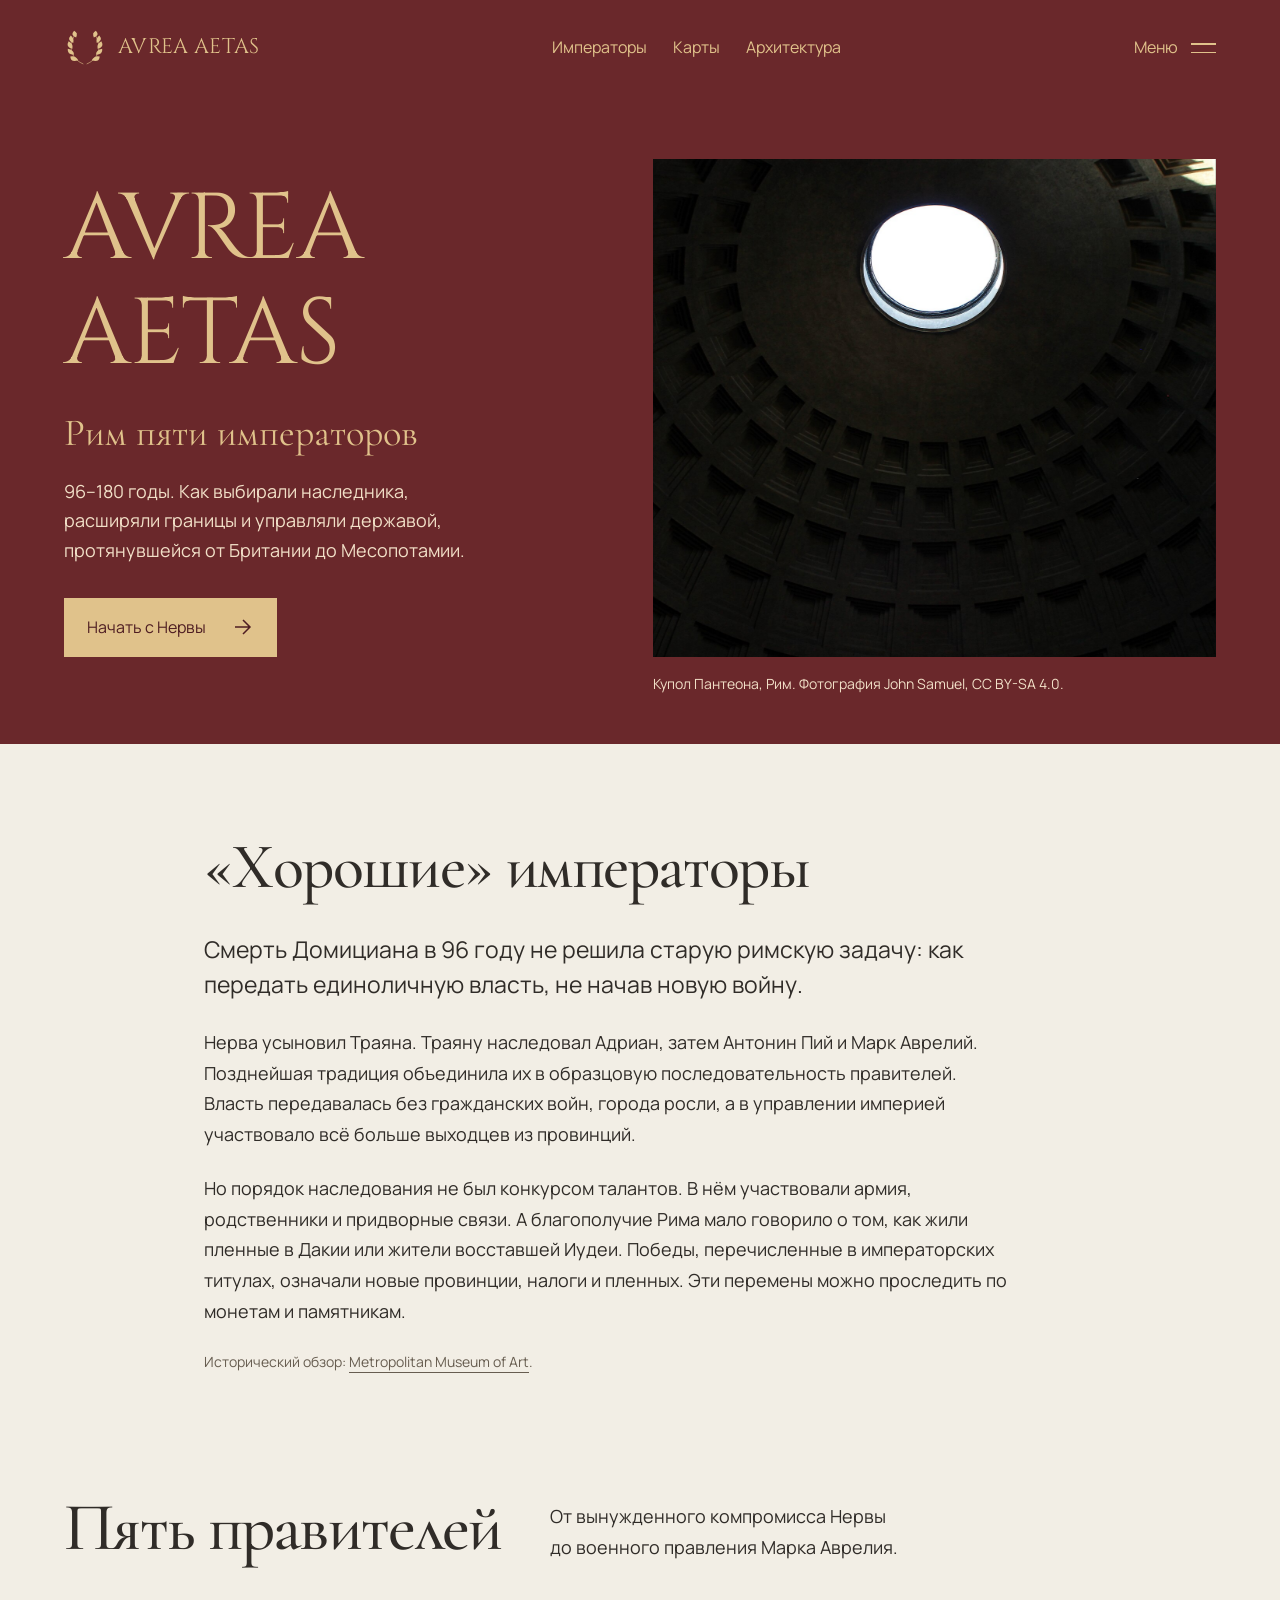
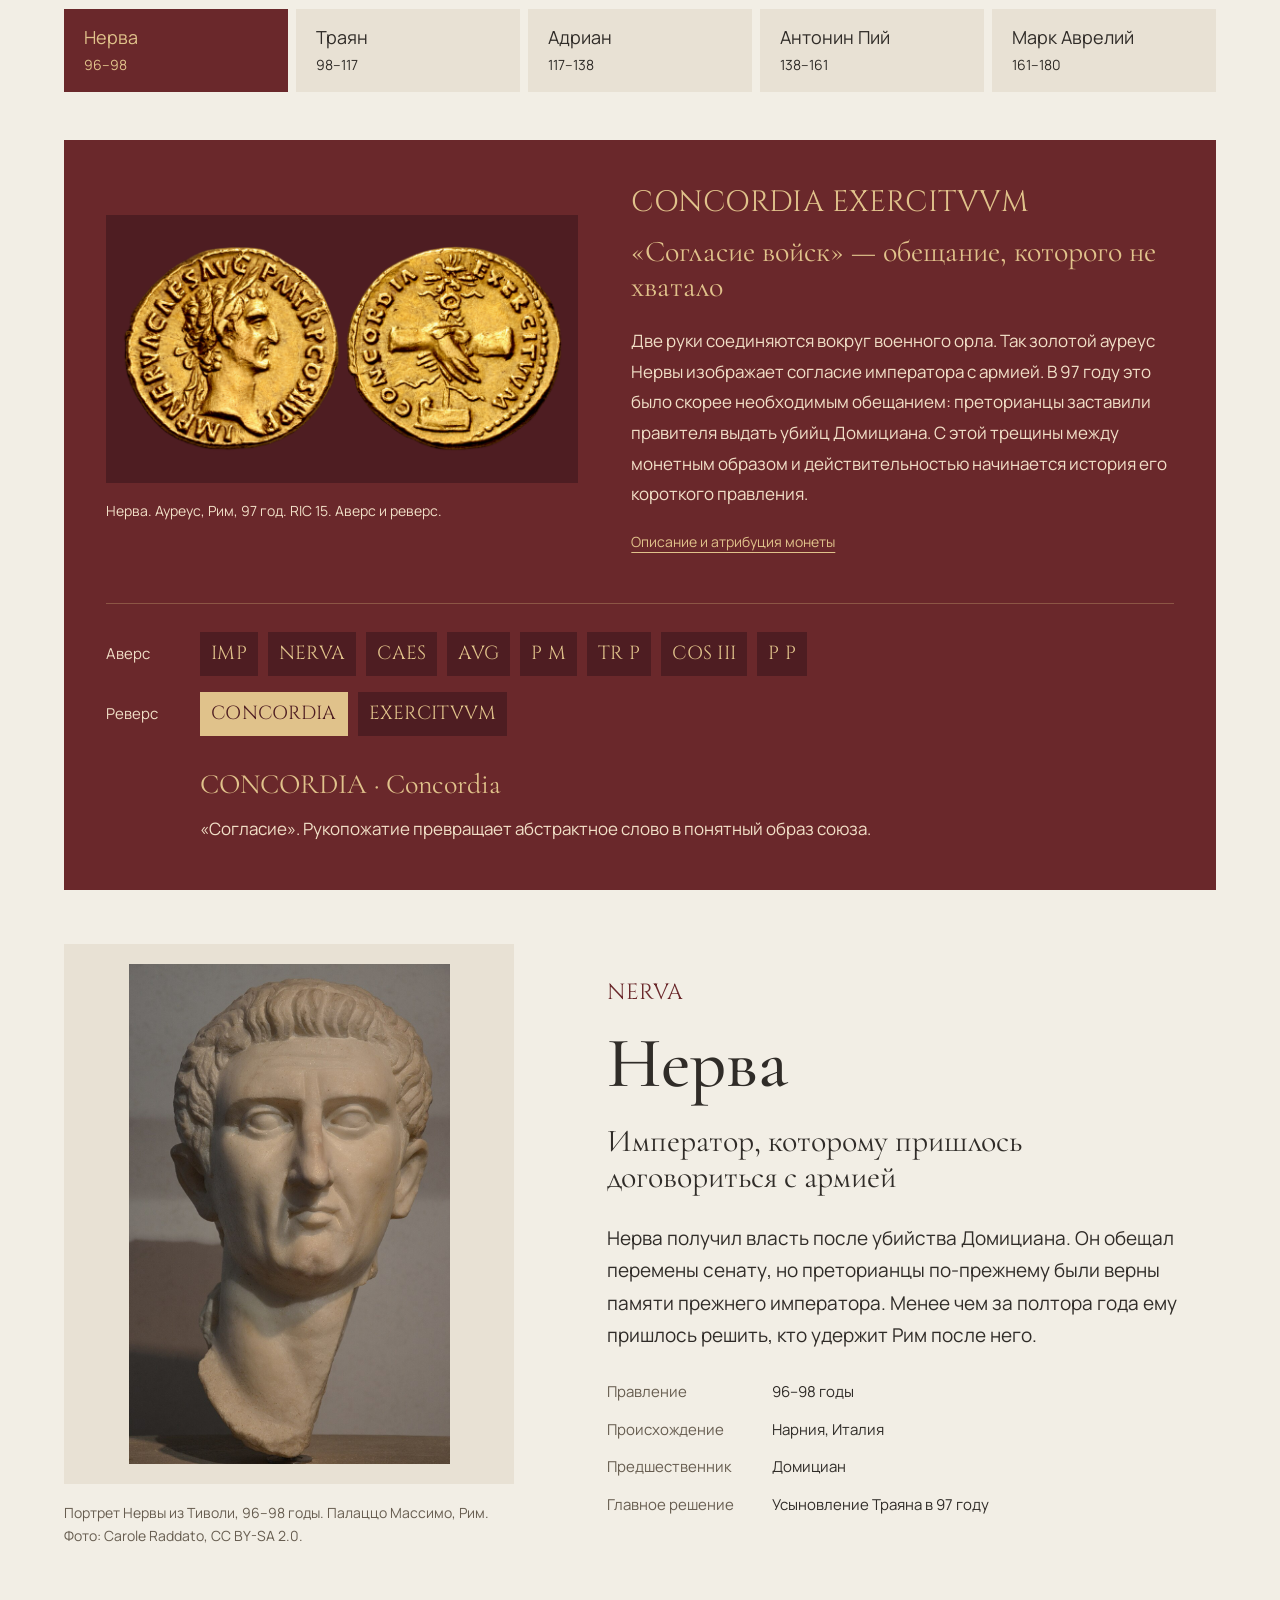
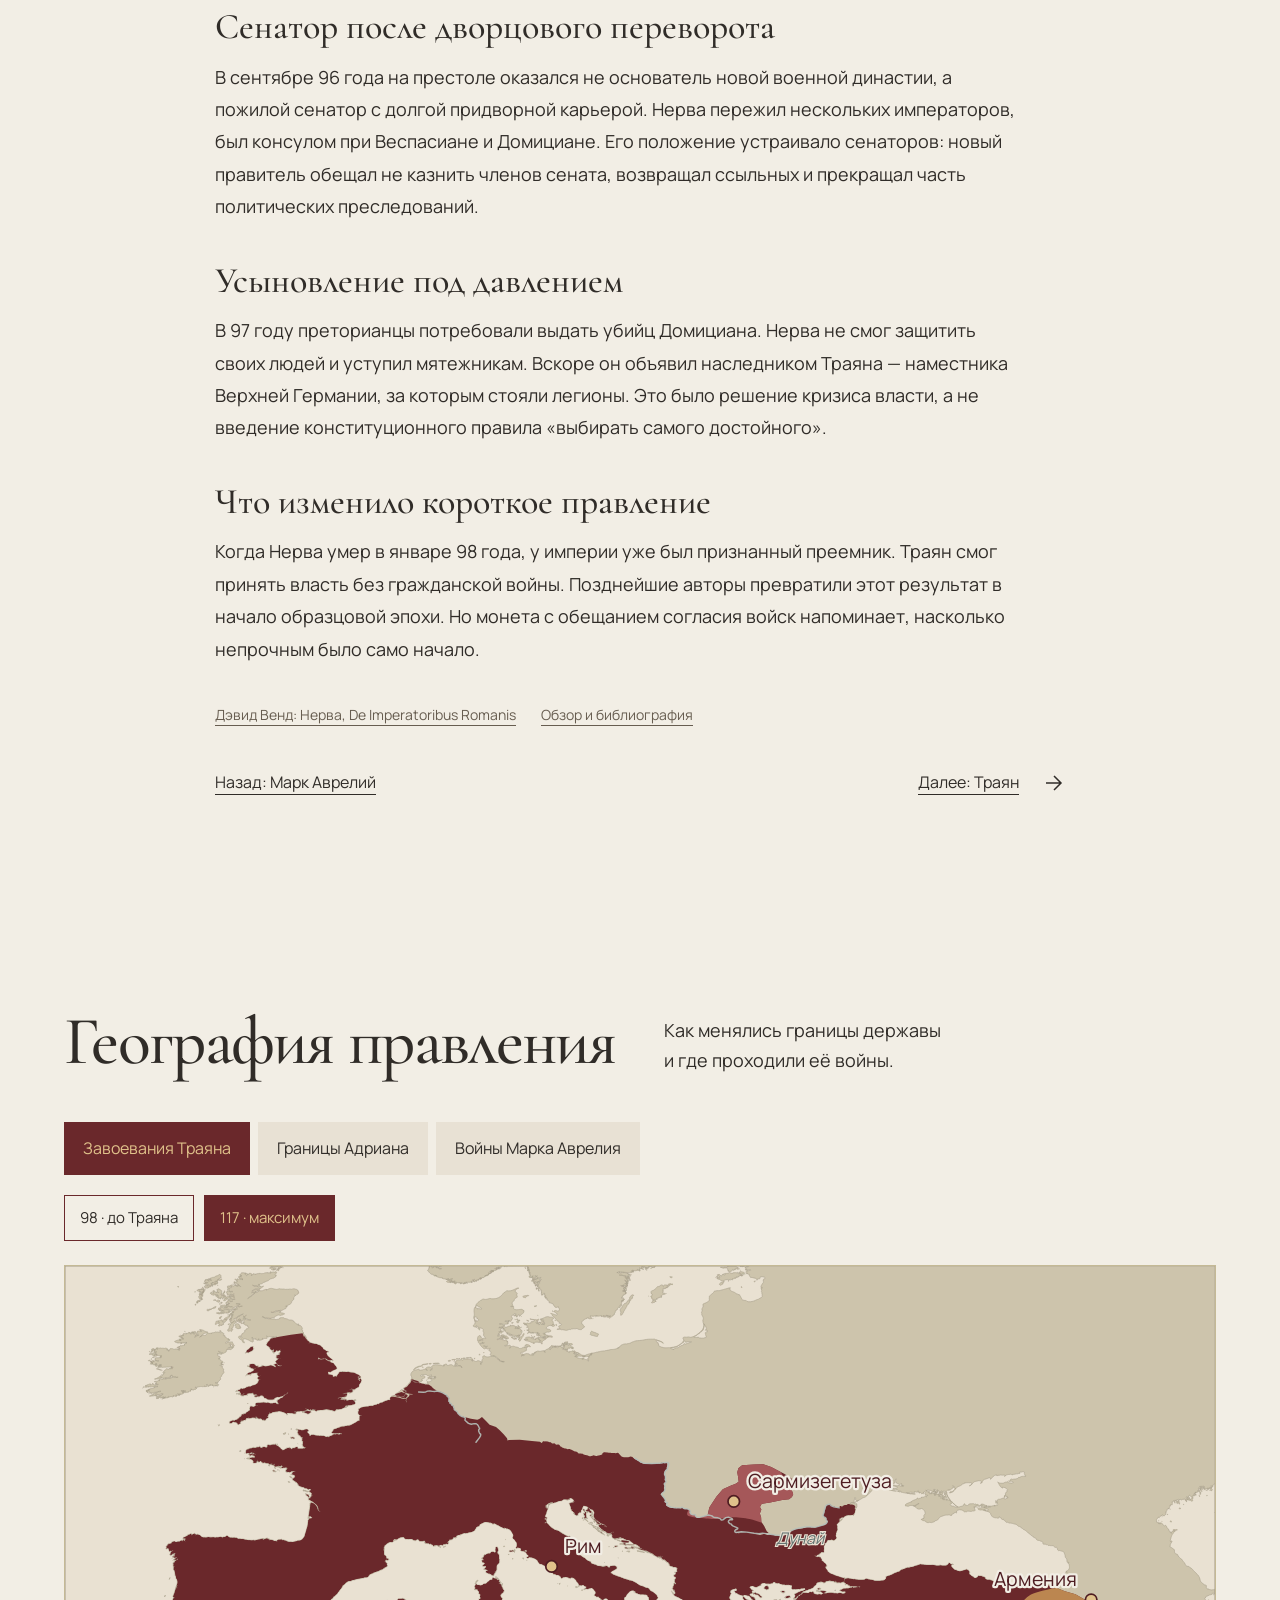
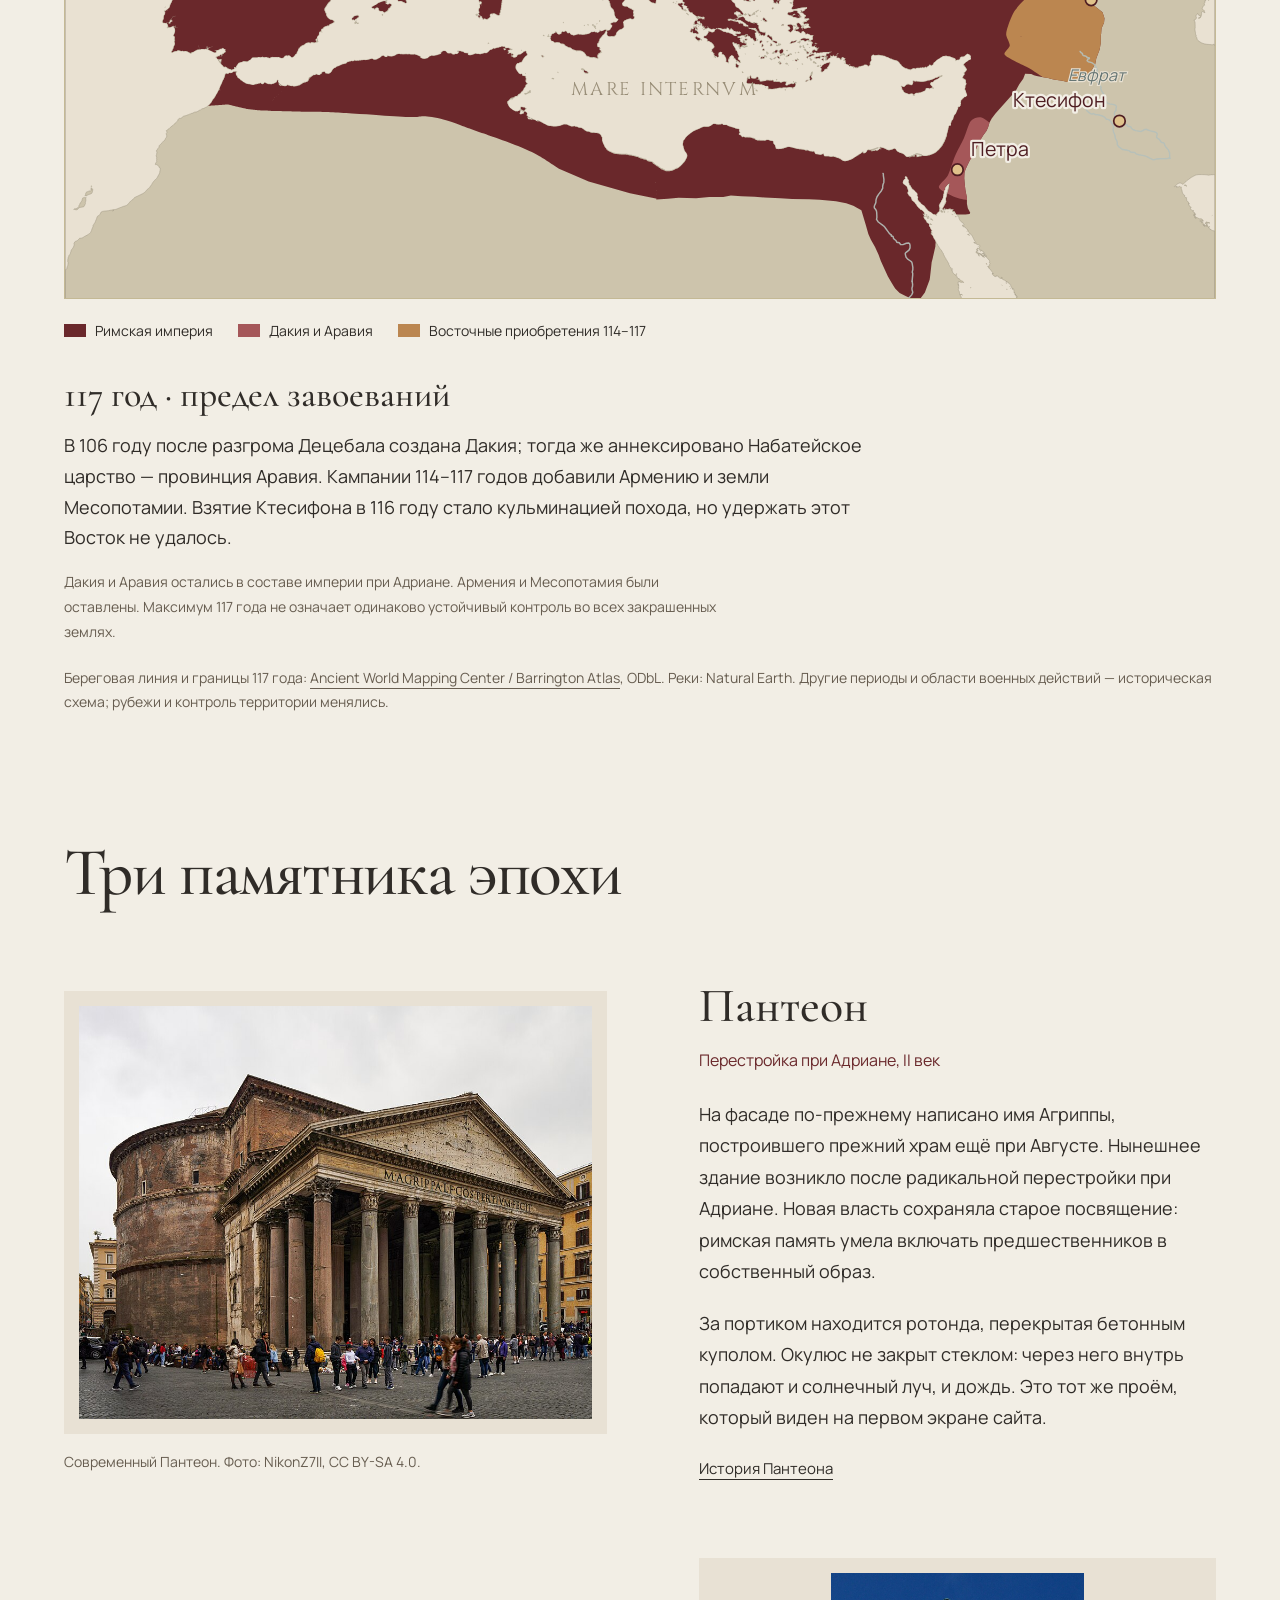
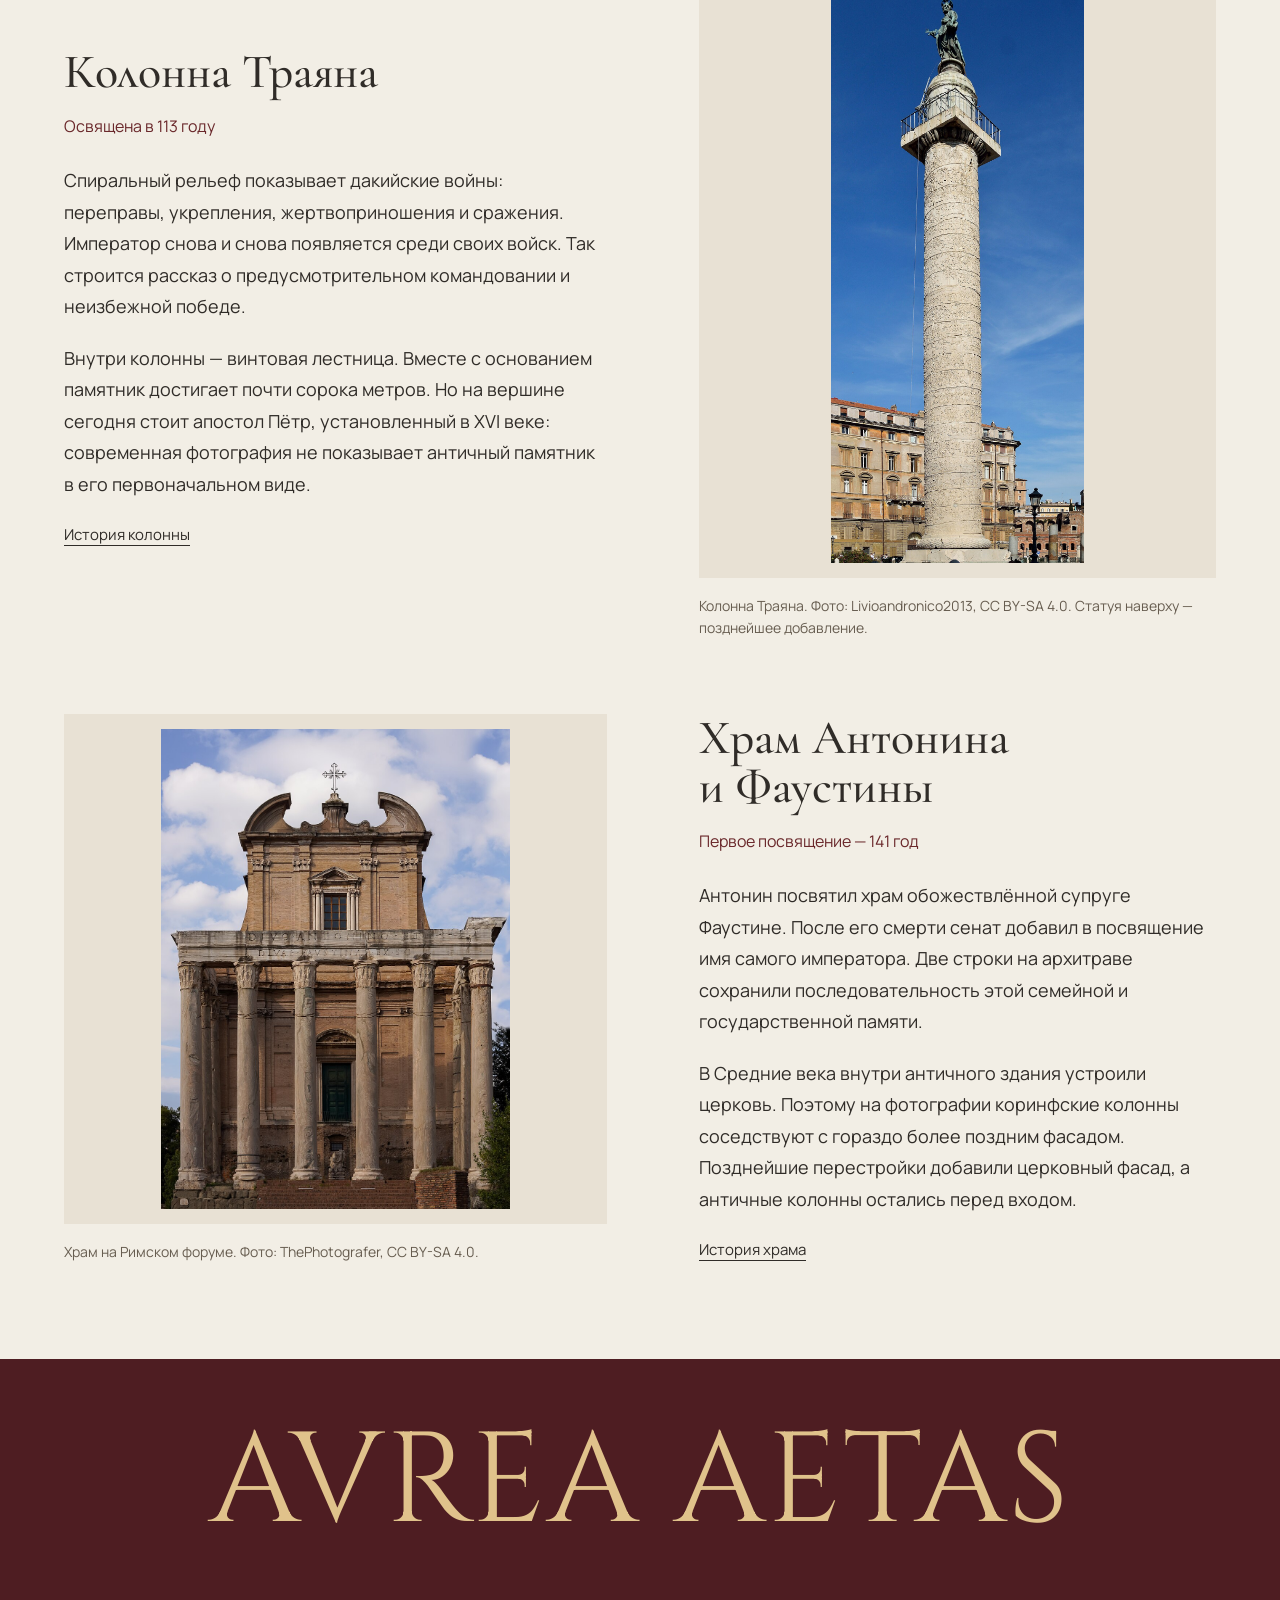
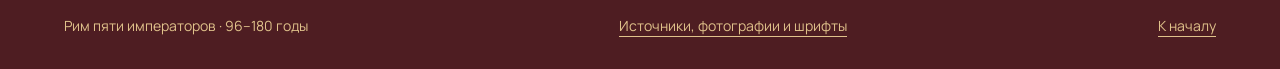
<file: index.html>
<!doctype html>
<html lang="ru"><head><meta charset="utf-8"><meta name="viewport" content="width=device-width,initial-scale=1"><meta name="theme-color" content="#6a282b"><meta name="description" content="Рим пяти императоров, 96–180 годы. Истории Нервы, Траяна, Адриана, Антонина Пия и Марка Аврелия в портретах, монетах, картах и памятниках."><title>Aurea Aetas — Рим пяти императоров</title><link rel="stylesheet" href="assets/fonts.css"><link rel="stylesheet" href="assets/cinzel.css"><link rel="stylesheet" href="editorial.css"></head>
<body><a class="skip" href="#emperors">Перейти к императорам</a>
<svg class="symbols" aria-hidden="true"><defs><symbol id="arrow" viewBox="0 0 24 24"><path d="M5 12h14M13 5l7 7-7 7" fill="none" stroke="currentColor" stroke-width="1.5"/></symbol><symbol id="laurel" viewBox="0 0 100 100"><path d="M46 88C14 75 8 40 30 14M54 88C86 75 92 40 70 14" fill="none" stroke="currentColor" stroke-width="1.4"/><g fill="currentColor"><path id="leaves" d="M29 25Q14 20 24 9Q34 14 29 25M22 38Q6 31 16 20Q25 27 22 38M20 52Q3 48 11 34Q23 40 20 52M24 66Q7 66 9 52Q23 54 24 66M34 79Q16 85 15 70Q27 67 34 79"/><use href="#leaves" transform="translate(100 0) scale(-1 1)"/></g></symbol></defs></svg>
<header class="header"><a class="brand latin" href="#home" aria-label="Aurea Aetas, к началу"><svg aria-hidden="true"><use href="#laurel"/></svg>AVREA AETAS</a><nav aria-label="Главные разделы"><a href="#emperors">Императоры</a><a href="#atlas">Карты</a><a href="#architecture">Архитектура</a></nav><button class="menu-open" aria-haspopup="dialog" aria-controls="menu-dialog">Меню <span aria-hidden="true"><i></i><i></i></span></button></header>
<main><section class="hero wine" id="home"><div class="hero-copy"><h1 class="latin">AVREA<br>AETAS</h1><p class="hero-subtitle">Рим пяти императоров</p><p class="hero-intro">96–180 годы. Как выбирали наследника, расширяли границы и управляли державой, протянувшейся от Британии до Месопотамии.</p><a class="action" href="#emperors">Начать с Нервы <svg aria-hidden="true"><use href="#arrow"/></svg></a></div><figure class="hero-figure"><div class="hero-window"><img src="assets/pantheon-interior.jpg" alt="Открытый окулюс и кессоны подлинного купола Пантеона в Риме" fetchpriority="high" width="1920" height="1280"></div><figcaption>Купол Пантеона, Рим. Фотография John Samuel, CC BY-SA 4.0.</figcaption></figure></section>
<section class="opening paper wrap" id="era"><h2>«Хорошие» императоры</h2><div class="opening-text"><p class="lead">Смерть Домициана в 96 году не решила старую римскую задачу: как передать единоличную власть, не начав новую войну.</p><p>Нерва усыновил Траяна. Траяну наследовал Адриан, затем Антонин Пий и Марк Аврелий. Позднейшая традиция объединила их в образцовую последовательность правителей. Власть передавалась без гражданских войн, города росли, а в управлении империей участвовало всё больше выходцев из провинций.</p><p>Но порядок наследования не был конкурсом талантов. В нём участвовали армия, родственники и придворные связи. А благополучие Рима мало говорило о том, как жили пленные в Дакии или жители восставшей Иудеи. Победы, перечисленные в императорских титулах, означали новые провинции, налоги и пленных. Эти перемены можно проследить по монетам и памятникам.</p><p class="source-note">Исторический обзор: <a href="https://www.metmuseum.org/essays/the-roman-empire-27-b-c-393-a-d" target="_blank" rel="noopener">Metropolitan Museum of Art</a>.</p></div></section>
<section class="emperors paper" id="emperors"><div class="wrap"><div class="section-intro"><h2>Пять правителей</h2><p>От вынужденного компромисса Нервы<br>до военного правления Марка Аврелия.</p></div><div class="emperor-tabs" role="tablist" aria-label="Биографии императоров"><button role="tab" id="tab-0" data-emperor="0" aria-selected="true" aria-controls="emperor-panel">Нерва<span>96–98</span></button><button role="tab" id="tab-1" data-emperor="1" aria-selected="false" aria-controls="emperor-panel" tabindex="-1">Траян<span>98–117</span></button><button role="tab" id="tab-2" data-emperor="2" aria-selected="false" aria-controls="emperor-panel" tabindex="-1">Адриан<span>117–138</span></button><button role="tab" id="tab-3" data-emperor="3" aria-selected="false" aria-controls="emperor-panel" tabindex="-1">Антонин Пий<span>138–161</span></button><button role="tab" id="tab-4" data-emperor="4" aria-selected="false" aria-controls="emperor-panel" tabindex="-1">Марк Аврелий<span>161–180</span></button></div>
<article id="emperor-panel" role="tabpanel" aria-labelledby="tab-0" tabindex="0"><section class="emperor-coin wine" aria-labelledby="coin-story-title"><figure><div id="emperor-coin-faces"></div><figcaption id="emperor-coin-caption"></figcaption></figure><div><h3 id="coin-story-title" class="latin"></h3><p class="coin-translation" id="coin-translation"></p><p id="coin-story-text"></p><a id="coin-story-source" target="_blank" rel="noopener">Описание и атрибуция монеты</a></div><div class="coin-reader" id="coin-reader"></div></section><div class="portrait-story"><figure><button class="portrait-button" aria-label="Рассмотреть портрет Нервы" id="portrait-open"><img id="emperor-photo" src="assets/Nerva.jpg" alt="Мраморный портрет Нервы из Тиволи" width="650" height="900" loading="lazy"></button><figcaption id="emperor-caption">Портрет Нервы из Тиволи, 96–98 годы. Палаццо Массимо, Рим. Фото: Carole Raddato, CC BY-SA 2.0.</figcaption></figure><div class="portrait-intro"><p class="latin emperor-latin" id="emperor-latin">NERVA</p><h3 id="emperor-name">Нерва</h3><p id="emperor-title" class="portrait-deck">Император, которому пришлось договориться с армией</p><p id="emperor-intro">Нерва получил власть после убийства Домициана. Он обещал перемены сенату, но преторианцы по-прежнему были верны памяти прежнего императора. Менее чем за полтора года ему пришлось решить, кто удержит Рим после него.</p><dl id="emperor-facts"><div><dt>Правление</dt><dd>96–98 годы</dd></div><div><dt>Главное решение</dt><dd>Усыновление Траяна</dd></div></dl></div></div><div class="biography" id="biography"></div><div class="biography-sources" id="biography-sources"></div><div class="emperor-controls"><button id="previous-emperor" class="text-button">Предыдущий правитель</button><button id="next-emperor" class="text-button">Далее: Траян <svg aria-hidden="true"><use href="#arrow"/></svg></button></div></article><noscript><p>Для переключения биографий включите JavaScript. <a href="https://www.metmuseum.org/essays/the-roman-empire-27-b-c-393-a-d">Читать исторический обзор Metropolitan Museum</a>.</p></noscript></div></section>
<section class="atlas paper wrap" id="atlas"><div class="section-intro"><h2>География правления</h2><p>Как менялись границы державы<br>и где проходили её войны.</p></div><div class="map-tabs" role="group" aria-label="Выбрать историческую карту"><button data-map="0" aria-pressed="true" class="active">Завоевания Траяна</button><button data-map="1" aria-pressed="false">Границы Адриана</button><button data-map="2" aria-pressed="false">Войны Марка Аврелия</button></div><div id="map-phases" class="map-phases" role="group" aria-label="Период границ"></div><button id="map-zoom" class="map-zoom" aria-pressed="false">Увеличить карту</button><p class="map-pan-hint">В увеличенном виде карту можно прокрутить в стороны.</p><div class="map-scroll" tabindex="0" role="region" aria-label="Схематическая карта Средиземноморья"><svg id="history-map" viewBox="0 0 1000 550" role="img" aria-labelledby="map-svg-title"><title id="map-svg-title">Места и направления завоеваний Траяна</title><defs><clipPath id="map-clip"><rect width="1000" height="550"/></clipPath></defs><g clip-path="url(#map-clip)"><rect width="1000" height="550" class="map-sea"/><path id="map-land" class="map-land" fill-rule="evenodd"/><g id="map-territories"></g><g id="map-frontiers"></g><text class="sea-name" x="440" y="373">MARE INTERNVM</text><g id="map-places"></g></g></svg></div><div class="map-key" id="map-key"></div><div class="map-description" aria-live="polite"><h3 id="map-heading">За Дунай — и дальше на Восток</h3><div><p id="map-text"></p><p class="source-note" id="map-note"></p></div></div><p class="source-note">Береговая линия и границы 117 года: <a href="https://github.com/AWMC/geodata" target="_blank" rel="noopener">Ancient World Mapping Center / Barrington Atlas</a>, ODbL. Реки: Natural Earth. Другие периоды и области военных действий — историческая схема; рубежи и контроль территории менялись.</p></section>
<section class="architecture paper wrap" id="architecture"><h2>Три памятника эпохи</h2><article class="architecture-row"><figure><button class="image-open" data-image="assets/Pantheon_Rome.jpg" data-caption="Пантеон, современный вид. Полная фотография без кадрирования."><img src="assets/Pantheon_Rome.jpg" alt="Полный вид портика и ротонды римского Пантеона" loading="lazy"></button><figcaption>Современный Пантеон. Фото: NikonZ7II, CC BY-SA 4.0.</figcaption></figure><div><h3>Пантеон</h3><p class="date">Перестройка при Адриане, II век</p><p>На фасаде по-прежнему написано имя Агриппы, построившего прежний храм ещё при Августе. Нынешнее здание возникло после радикальной перестройки при Адриане. Новая власть сохраняла старое посвящение: римская память умела включать предшественников в собственный образ.</p><p>За портиком находится ротонда, перекрытая бетонным куполом. Окулюс не закрыт стеклом: через него внутрь попадают и солнечный луч, и дождь. Это тот же проём, который виден на первом экране сайта.</p><a class="source-link" href="https://www.turismoroma.it/en/places/pantheon" target="_blank" rel="noopener">История Пантеона</a></div></article><article class="architecture-row reverse"><figure><button class="image-open" data-image="assets/Trajans_Column.jpg" data-caption="Колонна Траяна, современный вид целиком. Статуя наверху — более поздняя, не изображение Траяна."><img class="column-photo" src="assets/Trajans_Column.jpg" alt="Колонна Траяна целиком, от пьедестала до статуи на вершине" loading="lazy"></button><figcaption>Колонна Траяна. Фото: Livioandronico2013, CC BY-SA 4.0. Статуя наверху — позднейшее добавление.</figcaption></figure><div><h3>Колонна Траяна</h3><p class="date">Освящена в 113 году</p><p>Спиральный рельеф показывает дакийские войны: переправы, укрепления, жертвоприношения и сражения. Император снова и снова появляется среди своих войск. Так строится рассказ о предусмотрительном командовании и неизбежной победе.</p><p>Внутри колонны — винтовая лестница. Вместе с основанием памятник достигает почти сорока метров. Но на вершине сегодня стоит апостол Пётр, установленный в XVI веке: современная фотография не показывает античный памятник в его первоначальном виде.</p><a class="source-link" href="https://www.turismoroma.it/en/node/1021" target="_blank" rel="noopener">История колонны</a></div></article><article class="architecture-row"><figure><button class="image-open" data-image="assets/Temple_of_Antoninus_and_Faustina.jpg" data-caption="Храм Антонина и Фаустины: античные колонны перед поздней церковью Сан-Лоренцо-ин-Миранда."><img src="assets/Temple_of_Antoninus_and_Faustina.jpg" alt="Античные колонны храма Антонина и Фаустины перед фасадом поздней церкви" loading="lazy"></button><figcaption>Храм на Римском форуме. Фото: ThePhotografer, CC BY-SA 4.0.</figcaption></figure><div><h3>Храм Антонина<br>и Фаустины</h3><p class="date">Первое посвящение — 141 год</p><p>Антонин посвятил храм обожествлённой супруге Фаустине. После его смерти сенат добавил в посвящение имя самого императора. Две строки на архитраве сохранили последовательность этой семейной и государственной памяти.</p><p>В Средние века внутри античного здания устроили церковь. Поэтому на фотографии коринфские колонны соседствуют с гораздо более поздним фасадом. Позднейшие перестройки добавили церковный фасад, а античные колонны остались перед входом.</p><a class="source-link" href="https://www.turismoroma.it/en/places/church-san-lorenzo-de-speziali-miranda-formerly-temple-antoninus-and-faustina" target="_blank" rel="noopener">История храма</a></div></article></section>
</main>
<footer class="footer wine"><a class="latin footer-wordmark" href="#home">AVREA AETAS</a><div class="footer-bottom"><p>Рим пяти императоров · 96–180 годы</p><button data-open-sources>Источники, фотографии и шрифты</button><a href="#home">К началу</a></div></footer>
<dialog class="menu-dialog" id="menu-dialog" aria-labelledby="menu-heading"><div class="dialog-head"><h2 id="menu-heading">Содержание</h2><button class="close" aria-label="Закрыть меню">Закрыть</button></div><nav aria-label="Все разделы"><a href="#era">Почему «хорошие»</a><a href="#emperors">Пять правителей</a><a href="#atlas">География правления</a><a href="#architecture">Три памятника</a></nav></dialog>
<dialog id="image-dialog" class="image-dialog" aria-labelledby="image-caption"><button class="close" aria-label="Закрыть изображение">Закрыть</button><img id="full-image" alt=""><p id="image-caption"></p></dialog>
<dialog id="sources-dialog" class="sources-dialog" aria-labelledby="sources-heading"><div class="dialog-head"><h2 id="sources-heading">Источники</h2><button class="close" aria-label="Закрыть источники">Закрыть</button></div><h3>История и нумизматика</h3><ul><li><a href="https://www.metmuseum.org/essays/the-roman-empire-27-b-c-393-a-d" target="_blank" rel="noopener">Metropolitan Museum: обзор Римской империи</a></li><li><a href="https://www.roman-emperors.sites.luc.edu/nerva.htm" target="_blank" rel="noopener">De Imperatoribus Romanis: Нерва</a></li><li><a href="https://penelope.uchicago.edu/encyclopaedia_romana/miscellanea/numismatics/trajan.html" target="_blank" rel="noopener">University of Chicago: денарий Траяна с пленным даком</a></li><li><a href="https://www.londonmuseum.org.uk/collections/v/object-13787/coin-sestertius/" target="_blank" rel="noopener">London Museum: титулы GER и DAC на монете Траяна</a></li><li><a href="https://www.english-heritage.org.uk/faqs-hadrians-wall/" target="_blank" rel="noopener">English Heritage: вал Адриана</a></li><li><a href="https://www.britishmuseum.org/collection/term/BIOG98258" target="_blank" rel="noopener">British Museum: восстание Бар-Кохбы</a></li></ul><p>Ссылки на биографические обзоры и библиографию находятся под рассказом о каждом императоре. Описания памятников сверены с официальным порталом Turismo Roma. Карты сопоставляют обобщённые границы и зоны военных действий; картографические источники и ограничения указаны под картой.</p><h3>Фотографии</h3><p>Использованы настоящие фотографии памятников и монет. Сгенерированный фон первой версии удалён из оформления. У фотографий монет удалён фон с помощью imagegen. Оригиналы доступны по ссылкам на источники; для чтения легенд следует сверяться с ними. Отдельные лицензии сохранены за их авторами.</p><div id="photo-credits"></div><h3>Шрифты и картография</h3><p>Cinzel — Natanael Gama, римские монументальные капиталы; Cormorant Garamond — Christian Thalmann; Manrope — Mikhail Sharanda и соавторы. Локальные файлы, SIL Open Font License. Географическая основа: <a href="https://www.naturalearthdata.com/about/terms-of-use/" target="_blank" rel="noopener">Natural Earth, public domain</a>.</p><h3>Дизайн-исследование</h3><p><a href="https://www.unsection.com" target="_blank" rel="noopener">Unsection</a>, <a href="https://www.navbar.gallery/style/museum" target="_blank" rel="noopener">Navbar Gallery</a>, <a href="https://www.cta.gallery" target="_blank" rel="noopener">CTA.gallery</a> и <a href="https://motionsites.ai" target="_blank" rel="noopener">MotionSites</a>. Для переработки прочитаны руководства Impeccable, Taste Skill и HTML Animation; решения о цвете и содержании опираются на запрос пользователя.</p></dialog>
<script src="content.js"></script><script src="assets/map-geometry.js"></script><script src="editorial.js"></script></body></html>
</file>
<file: assets/fonts.css>
/* cyrillic-ext */
@font-face {
  font-family: 'Cormorant Garamond';
  font-style: italic;
  font-weight: 400;
  font-display: swap;
  src: url(font-0.woff2) format('woff2');
  unicode-range: U+0460-052F, U+1C80-1C8A, U+20B4, U+2DE0-2DFF, U+A640-A69F, U+FE2E-FE2F;
}
/* cyrillic */
@font-face {
  font-family: 'Cormorant Garamond';
  font-style: italic;
  font-weight: 400;
  font-display: swap;
  src: url(font-1.woff2) format('woff2');
  unicode-range: U+0301, U+0400-045F, U+0490-0491, U+04B0-04B1, U+2116;
}
/* vietnamese */
@font-face {
  font-family: 'Cormorant Garamond';
  font-style: italic;
  font-weight: 400;
  font-display: swap;
  src: url(font-2.woff2) format('woff2');
  unicode-range: U+0102-0103, U+0110-0111, U+0128-0129, U+0168-0169, U+01A0-01A1, U+01AF-01B0, U+0300-0301, U+0303-0304, U+0308-0309, U+0323, U+0329, U+1EA0-1EF9, U+20AB;
}
/* latin-ext */
@font-face {
  font-family: 'Cormorant Garamond';
  font-style: italic;
  font-weight: 400;
  font-display: swap;
  src: url(font-3.woff2) format('woff2');
  unicode-range: U+0100-02BA, U+02BD-02C5, U+02C7-02CC, U+02CE-02D7, U+02DD-02FF, U+0304, U+0308, U+0329, U+1D00-1DBF, U+1E00-1E9F, U+1EF2-1EFF, U+2020, U+20A0-20AB, U+20AD-20C4, U+2113, U+2C60-2C7F, U+A720-A7FF;
}
/* latin */
@font-face {
  font-family: 'Cormorant Garamond';
  font-style: italic;
  font-weight: 400;
  font-display: swap;
  src: url(font-4.woff2) format('woff2');
  unicode-range: U+0000-00FF, U+0131, U+0152-0153, U+02BB-02BC, U+02C6, U+02DA, U+02DC, U+0304, U+0308, U+0329, U+2000-206F, U+20AC, U+2122, U+2191, U+2193, U+2212, U+2215, U+FEFF, U+FFFD;
}
/* cyrillic-ext */
@font-face {
  font-family: 'Cormorant Garamond';
  font-style: italic;
  font-weight: 500;
  font-display: swap;
  src: url(font-0.woff2) format('woff2');
  unicode-range: U+0460-052F, U+1C80-1C8A, U+20B4, U+2DE0-2DFF, U+A640-A69F, U+FE2E-FE2F;
}
/* cyrillic */
@font-face {
  font-family: 'Cormorant Garamond';
  font-style: italic;
  font-weight: 500;
  font-display: swap;
  src: url(font-1.woff2) format('woff2');
  unicode-range: U+0301, U+0400-045F, U+0490-0491, U+04B0-04B1, U+2116;
}
/* vietnamese */
@font-face {
  font-family: 'Cormorant Garamond';
  font-style: italic;
  font-weight: 500;
  font-display: swap;
  src: url(font-2.woff2) format('woff2');
  unicode-range: U+0102-0103, U+0110-0111, U+0128-0129, U+0168-0169, U+01A0-01A1, U+01AF-01B0, U+0300-0301, U+0303-0304, U+0308-0309, U+0323, U+0329, U+1EA0-1EF9, U+20AB;
}
/* latin-ext */
@font-face {
  font-family: 'Cormorant Garamond';
  font-style: italic;
  font-weight: 500;
  font-display: swap;
  src: url(font-3.woff2) format('woff2');
  unicode-range: U+0100-02BA, U+02BD-02C5, U+02C7-02CC, U+02CE-02D7, U+02DD-02FF, U+0304, U+0308, U+0329, U+1D00-1DBF, U+1E00-1E9F, U+1EF2-1EFF, U+2020, U+20A0-20AB, U+20AD-20C4, U+2113, U+2C60-2C7F, U+A720-A7FF;
}
/* latin */
@font-face {
  font-family: 'Cormorant Garamond';
  font-style: italic;
  font-weight: 500;
  font-display: swap;
  src: url(font-4.woff2) format('woff2');
  unicode-range: U+0000-00FF, U+0131, U+0152-0153, U+02BB-02BC, U+02C6, U+02DA, U+02DC, U+0304, U+0308, U+0329, U+2000-206F, U+20AC, U+2122, U+2191, U+2193, U+2212, U+2215, U+FEFF, U+FFFD;
}
/* cyrillic-ext */
@font-face {
  font-family: 'Cormorant Garamond';
  font-style: normal;
  font-weight: 400;
  font-display: swap;
  src: url(font-5.woff2) format('woff2');
  unicode-range: U+0460-052F, U+1C80-1C8A, U+20B4, U+2DE0-2DFF, U+A640-A69F, U+FE2E-FE2F;
}
/* cyrillic */
@font-face {
  font-family: 'Cormorant Garamond';
  font-style: normal;
  font-weight: 400;
  font-display: swap;
  src: url(font-6.woff2) format('woff2');
  unicode-range: U+0301, U+0400-045F, U+0490-0491, U+04B0-04B1, U+2116;
}
/* vietnamese */
@font-face {
  font-family: 'Cormorant Garamond';
  font-style: normal;
  font-weight: 400;
  font-display: swap;
  src: url(font-7.woff2) format('woff2');
  unicode-range: U+0102-0103, U+0110-0111, U+0128-0129, U+0168-0169, U+01A0-01A1, U+01AF-01B0, U+0300-0301, U+0303-0304, U+0308-0309, U+0323, U+0329, U+1EA0-1EF9, U+20AB;
}
/* latin-ext */
@font-face {
  font-family: 'Cormorant Garamond';
  font-style: normal;
  font-weight: 400;
  font-display: swap;
  src: url(font-8.woff2) format('woff2');
  unicode-range: U+0100-02BA, U+02BD-02C5, U+02C7-02CC, U+02CE-02D7, U+02DD-02FF, U+0304, U+0308, U+0329, U+1D00-1DBF, U+1E00-1E9F, U+1EF2-1EFF, U+2020, U+20A0-20AB, U+20AD-20C4, U+2113, U+2C60-2C7F, U+A720-A7FF;
}
/* latin */
@font-face {
  font-family: 'Cormorant Garamond';
  font-style: normal;
  font-weight: 400;
  font-display: swap;
  src: url(font-9.woff2) format('woff2');
  unicode-range: U+0000-00FF, U+0131, U+0152-0153, U+02BB-02BC, U+02C6, U+02DA, U+02DC, U+0304, U+0308, U+0329, U+2000-206F, U+20AC, U+2122, U+2191, U+2193, U+2212, U+2215, U+FEFF, U+FFFD;
}
/* cyrillic-ext */
@font-face {
  font-family: 'Cormorant Garamond';
  font-style: normal;
  font-weight: 500;
  font-display: swap;
  src: url(font-5.woff2) format('woff2');
  unicode-range: U+0460-052F, U+1C80-1C8A, U+20B4, U+2DE0-2DFF, U+A640-A69F, U+FE2E-FE2F;
}
/* cyrillic */
@font-face {
  font-family: 'Cormorant Garamond';
  font-style: normal;
  font-weight: 500;
  font-display: swap;
  src: url(font-6.woff2) format('woff2');
  unicode-range: U+0301, U+0400-045F, U+0490-0491, U+04B0-04B1, U+2116;
}
/* vietnamese */
@font-face {
  font-family: 'Cormorant Garamond';
  font-style: normal;
  font-weight: 500;
  font-display: swap;
  src: url(font-7.woff2) format('woff2');
  unicode-range: U+0102-0103, U+0110-0111, U+0128-0129, U+0168-0169, U+01A0-01A1, U+01AF-01B0, U+0300-0301, U+0303-0304, U+0308-0309, U+0323, U+0329, U+1EA0-1EF9, U+20AB;
}
/* latin-ext */
@font-face {
  font-family: 'Cormorant Garamond';
  font-style: normal;
  font-weight: 500;
  font-display: swap;
  src: url(font-8.woff2) format('woff2');
  unicode-range: U+0100-02BA, U+02BD-02C5, U+02C7-02CC, U+02CE-02D7, U+02DD-02FF, U+0304, U+0308, U+0329, U+1D00-1DBF, U+1E00-1E9F, U+1EF2-1EFF, U+2020, U+20A0-20AB, U+20AD-20C4, U+2113, U+2C60-2C7F, U+A720-A7FF;
}
/* latin */
@font-face {
  font-family: 'Cormorant Garamond';
  font-style: normal;
  font-weight: 500;
  font-display: swap;
  src: url(font-9.woff2) format('woff2');
  unicode-range: U+0000-00FF, U+0131, U+0152-0153, U+02BB-02BC, U+02C6, U+02DA, U+02DC, U+0304, U+0308, U+0329, U+2000-206F, U+20AC, U+2122, U+2191, U+2193, U+2212, U+2215, U+FEFF, U+FFFD;
}
/* cyrillic-ext */
@font-face {
  font-family: 'Cormorant Garamond';
  font-style: normal;
  font-weight: 600;
  font-display: swap;
  src: url(font-5.woff2) format('woff2');
  unicode-range: U+0460-052F, U+1C80-1C8A, U+20B4, U+2DE0-2DFF, U+A640-A69F, U+FE2E-FE2F;
}
/* cyrillic */
@font-face {
  font-family: 'Cormorant Garamond';
  font-style: normal;
  font-weight: 600;
  font-display: swap;
  src: url(font-6.woff2) format('woff2');
  unicode-range: U+0301, U+0400-045F, U+0490-0491, U+04B0-04B1, U+2116;
}
/* vietnamese */
@font-face {
  font-family: 'Cormorant Garamond';
  font-style: normal;
  font-weight: 600;
  font-display: swap;
  src: url(font-7.woff2) format('woff2');
  unicode-range: U+0102-0103, U+0110-0111, U+0128-0129, U+0168-0169, U+01A0-01A1, U+01AF-01B0, U+0300-0301, U+0303-0304, U+0308-0309, U+0323, U+0329, U+1EA0-1EF9, U+20AB;
}
/* latin-ext */
@font-face {
  font-family: 'Cormorant Garamond';
  font-style: normal;
  font-weight: 600;
  font-display: swap;
  src: url(font-8.woff2) format('woff2');
  unicode-range: U+0100-02BA, U+02BD-02C5, U+02C7-02CC, U+02CE-02D7, U+02DD-02FF, U+0304, U+0308, U+0329, U+1D00-1DBF, U+1E00-1E9F, U+1EF2-1EFF, U+2020, U+20A0-20AB, U+20AD-20C4, U+2113, U+2C60-2C7F, U+A720-A7FF;
}
/* latin */
@font-face {
  font-family: 'Cormorant Garamond';
  font-style: normal;
  font-weight: 600;
  font-display: swap;
  src: url(font-9.woff2) format('woff2');
  unicode-range: U+0000-00FF, U+0131, U+0152-0153, U+02BB-02BC, U+02C6, U+02DA, U+02DC, U+0304, U+0308, U+0329, U+2000-206F, U+20AC, U+2122, U+2191, U+2193, U+2212, U+2215, U+FEFF, U+FFFD;
}
/* cyrillic-ext */
@font-face {
  font-family: 'Manrope';
  font-style: normal;
  font-weight: 400;
  font-display: swap;
  src: url(font-10.woff2) format('woff2');
  unicode-range: U+0460-052F, U+1C80-1C8A, U+20B4, U+2DE0-2DFF, U+A640-A69F, U+FE2E-FE2F;
}
/* cyrillic */
@font-face {
  font-family: 'Manrope';
  font-style: normal;
  font-weight: 400;
  font-display: swap;
  src: url(font-11.woff2) format('woff2');
  unicode-range: U+0301, U+0400-045F, U+0490-0491, U+04B0-04B1, U+2116;
}
/* greek */
@font-face {
  font-family: 'Manrope';
  font-style: normal;
  font-weight: 400;
  font-display: swap;
  src: url(font-12.woff2) format('woff2');
  unicode-range: U+0370-0377, U+037A-037F, U+0384-038A, U+038C, U+038E-03A1, U+03A3-03FF;
}
/* vietnamese */
@font-face {
  font-family: 'Manrope';
  font-style: normal;
  font-weight: 400;
  font-display: swap;
  src: url(font-13.woff2) format('woff2');
  unicode-range: U+0102-0103, U+0110-0111, U+0128-0129, U+0168-0169, U+01A0-01A1, U+01AF-01B0, U+0300-0301, U+0303-0304, U+0308-0309, U+0323, U+0329, U+1EA0-1EF9, U+20AB;
}
/* latin-ext */
@font-face {
  font-family: 'Manrope';
  font-style: normal;
  font-weight: 400;
  font-display: swap;
  src: url(font-14.woff2) format('woff2');
  unicode-range: U+0100-02BA, U+02BD-02C5, U+02C7-02CC, U+02CE-02D7, U+02DD-02FF, U+0304, U+0308, U+0329, U+1D00-1DBF, U+1E00-1E9F, U+1EF2-1EFF, U+2020, U+20A0-20AB, U+20AD-20C4, U+2113, U+2C60-2C7F, U+A720-A7FF;
}
/* latin */
@font-face {
  font-family: 'Manrope';
  font-style: normal;
  font-weight: 400;
  font-display: swap;
  src: url(font-15.woff2) format('woff2');
  unicode-range: U+0000-00FF, U+0131, U+0152-0153, U+02BB-02BC, U+02C6, U+02DA, U+02DC, U+0304, U+0308, U+0329, U+2000-206F, U+20AC, U+2122, U+2191, U+2193, U+2212, U+2215, U+FEFF, U+FFFD;
}
/* cyrillic-ext */
@font-face {
  font-family: 'Manrope';
  font-style: normal;
  font-weight: 500;
  font-display: swap;
  src: url(font-10.woff2) format('woff2');
  unicode-range: U+0460-052F, U+1C80-1C8A, U+20B4, U+2DE0-2DFF, U+A640-A69F, U+FE2E-FE2F;
}
/* cyrillic */
@font-face {
  font-family: 'Manrope';
  font-style: normal;
  font-weight: 500;
  font-display: swap;
  src: url(font-11.woff2) format('woff2');
  unicode-range: U+0301, U+0400-045F, U+0490-0491, U+04B0-04B1, U+2116;
}
/* greek */
@font-face {
  font-family: 'Manrope';
  font-style: normal;
  font-weight: 500;
  font-display: swap;
  src: url(font-12.woff2) format('woff2');
  unicode-range: U+0370-0377, U+037A-037F, U+0384-038A, U+038C, U+038E-03A1, U+03A3-03FF;
}
/* vietnamese */
@font-face {
  font-family: 'Manrope';
  font-style: normal;
  font-weight: 500;
  font-display: swap;
  src: url(font-13.woff2) format('woff2');
  unicode-range: U+0102-0103, U+0110-0111, U+0128-0129, U+0168-0169, U+01A0-01A1, U+01AF-01B0, U+0300-0301, U+0303-0304, U+0308-0309, U+0323, U+0329, U+1EA0-1EF9, U+20AB;
}
/* latin-ext */
@font-face {
  font-family: 'Manrope';
  font-style: normal;
  font-weight: 500;
  font-display: swap;
  src: url(font-14.woff2) format('woff2');
  unicode-range: U+0100-02BA, U+02BD-02C5, U+02C7-02CC, U+02CE-02D7, U+02DD-02FF, U+0304, U+0308, U+0329, U+1D00-1DBF, U+1E00-1E9F, U+1EF2-1EFF, U+2020, U+20A0-20AB, U+20AD-20C4, U+2113, U+2C60-2C7F, U+A720-A7FF;
}
/* latin */
@font-face {
  font-family: 'Manrope';
  font-style: normal;
  font-weight: 500;
  font-display: swap;
  src: url(font-15.woff2) format('woff2');
  unicode-range: U+0000-00FF, U+0131, U+0152-0153, U+02BB-02BC, U+02C6, U+02DA, U+02DC, U+0304, U+0308, U+0329, U+2000-206F, U+20AC, U+2122, U+2191, U+2193, U+2212, U+2215, U+FEFF, U+FFFD;
}
/* cyrillic-ext */
@font-face {
  font-family: 'Manrope';
  font-style: normal;
  font-weight: 600;
  font-display: swap;
  src: url(font-10.woff2) format('woff2');
  unicode-range: U+0460-052F, U+1C80-1C8A, U+20B4, U+2DE0-2DFF, U+A640-A69F, U+FE2E-FE2F;
}
/* cyrillic */
@font-face {
  font-family: 'Manrope';
  font-style: normal;
  font-weight: 600;
  font-display: swap;
  src: url(font-11.woff2) format('woff2');
  unicode-range: U+0301, U+0400-045F, U+0490-0491, U+04B0-04B1, U+2116;
}
/* greek */
@font-face {
  font-family: 'Manrope';
  font-style: normal;
  font-weight: 600;
  font-display: swap;
  src: url(font-12.woff2) format('woff2');
  unicode-range: U+0370-0377, U+037A-037F, U+0384-038A, U+038C, U+038E-03A1, U+03A3-03FF;
}
/* vietnamese */
@font-face {
  font-family: 'Manrope';
  font-style: normal;
  font-weight: 600;
  font-display: swap;
  src: url(font-13.woff2) format('woff2');
  unicode-range: U+0102-0103, U+0110-0111, U+0128-0129, U+0168-0169, U+01A0-01A1, U+01AF-01B0, U+0300-0301, U+0303-0304, U+0308-0309, U+0323, U+0329, U+1EA0-1EF9, U+20AB;
}
/* latin-ext */
@font-face {
  font-family: 'Manrope';
  font-style: normal;
  font-weight: 600;
  font-display: swap;
  src: url(font-14.woff2) format('woff2');
  unicode-range: U+0100-02BA, U+02BD-02C5, U+02C7-02CC, U+02CE-02D7, U+02DD-02FF, U+0304, U+0308, U+0329, U+1D00-1DBF, U+1E00-1E9F, U+1EF2-1EFF, U+2020, U+20A0-20AB, U+20AD-20C4, U+2113, U+2C60-2C7F, U+A720-A7FF;
}
/* latin */
@font-face {
  font-family: 'Manrope';
  font-style: normal;
  font-weight: 600;
  font-display: swap;
  src: url(font-15.woff2) format('woff2');
  unicode-range: U+0000-00FF, U+0131, U+0152-0153, U+02BB-02BC, U+02C6, U+02DA, U+02DC, U+0304, U+0308, U+0329, U+2000-206F, U+20AC, U+2122, U+2191, U+2193, U+2212, U+2215, U+FEFF, U+FFFD;
}
/* cyrillic-ext */
@font-face {
  font-family: 'Manrope';
  font-style: normal;
  font-weight: 700;
  font-display: swap;
  src: url(font-10.woff2) format('woff2');
  unicode-range: U+0460-052F, U+1C80-1C8A, U+20B4, U+2DE0-2DFF, U+A640-A69F, U+FE2E-FE2F;
}
/* cyrillic */
@font-face {
  font-family: 'Manrope';
  font-style: normal;
  font-weight: 700;
  font-display: swap;
  src: url(font-11.woff2) format('woff2');
  unicode-range: U+0301, U+0400-045F, U+0490-0491, U+04B0-04B1, U+2116;
}
/* greek */
@font-face {
  font-family: 'Manrope';
  font-style: normal;
  font-weight: 700;
  font-display: swap;
  src: url(font-12.woff2) format('woff2');
  unicode-range: U+0370-0377, U+037A-037F, U+0384-038A, U+038C, U+038E-03A1, U+03A3-03FF;
}
/* vietnamese */
@font-face {
  font-family: 'Manrope';
  font-style: normal;
  font-weight: 700;
  font-display: swap;
  src: url(font-13.woff2) format('woff2');
  unicode-range: U+0102-0103, U+0110-0111, U+0128-0129, U+0168-0169, U+01A0-01A1, U+01AF-01B0, U+0300-0301, U+0303-0304, U+0308-0309, U+0323, U+0329, U+1EA0-1EF9, U+20AB;
}
/* latin-ext */
@font-face {
  font-family: 'Manrope';
  font-style: normal;
  font-weight: 700;
  font-display: swap;
  src: url(font-14.woff2) format('woff2');
  unicode-range: U+0100-02BA, U+02BD-02C5, U+02C7-02CC, U+02CE-02D7, U+02DD-02FF, U+0304, U+0308, U+0329, U+1D00-1DBF, U+1E00-1E9F, U+1EF2-1EFF, U+2020, U+20A0-20AB, U+20AD-20C4, U+2113, U+2C60-2C7F, U+A720-A7FF;
}
/* latin */
@font-face {
  font-family: 'Manrope';
  font-style: normal;
  font-weight: 700;
  font-display: swap;
  src: url(font-15.woff2) format('woff2');
  unicode-range: U+0000-00FF, U+0131, U+0152-0153, U+02BB-02BC, U+02C6, U+02DA, U+02DC, U+0304, U+0308, U+0329, U+2000-206F, U+20AC, U+2122, U+2191, U+2193, U+2212, U+2215, U+FEFF, U+FFFD;
}
</file>
<file: assets/cinzel.css>
/* latin-ext */
@font-face {
  font-family: 'Cinzel';
  font-style: normal;
  font-weight: 400;
  font-display: swap;
  src: url(cinzel-0.woff2) format('woff2');
  unicode-range: U+0100-02BA, U+02BD-02C5, U+02C7-02CC, U+02CE-02D7, U+02DD-02FF, U+0304, U+0308, U+0329, U+1D00-1DBF, U+1E00-1E9F, U+1EF2-1EFF, U+2020, U+20A0-20AB, U+20AD-20C4, U+2113, U+2C60-2C7F, U+A720-A7FF;
}
/* latin */
@font-face {
  font-family: 'Cinzel';
  font-style: normal;
  font-weight: 400;
  font-display: swap;
  src: url(cinzel-1.woff2) format('woff2');
  unicode-range: U+0000-00FF, U+0131, U+0152-0153, U+02BB-02BC, U+02C6, U+02DA, U+02DC, U+0304, U+0308, U+0329, U+2000-206F, U+20AC, U+2122, U+2191, U+2193, U+2212, U+2215, U+FEFF, U+FFFD;
}
/* latin-ext */
@font-face {
  font-family: 'Cinzel';
  font-style: normal;
  font-weight: 500;
  font-display: swap;
  src: url(cinzel-0.woff2) format('woff2');
  unicode-range: U+0100-02BA, U+02BD-02C5, U+02C7-02CC, U+02CE-02D7, U+02DD-02FF, U+0304, U+0308, U+0329, U+1D00-1DBF, U+1E00-1E9F, U+1EF2-1EFF, U+2020, U+20A0-20AB, U+20AD-20C4, U+2113, U+2C60-2C7F, U+A720-A7FF;
}
/* latin */
@font-face {
  font-family: 'Cinzel';
  font-style: normal;
  font-weight: 500;
  font-display: swap;
  src: url(cinzel-1.woff2) format('woff2');
  unicode-range: U+0000-00FF, U+0131, U+0152-0153, U+02BB-02BC, U+02C6, U+02DA, U+02DC, U+0304, U+0308, U+0329, U+2000-206F, U+20AC, U+2122, U+2191, U+2193, U+2212, U+2215, U+FEFF, U+FFFD;
}
/* latin-ext */
@font-face {
  font-family: 'Cinzel';
  font-style: normal;
  font-weight: 600;
  font-display: swap;
  src: url(cinzel-0.woff2) format('woff2');
  unicode-range: U+0100-02BA, U+02BD-02C5, U+02C7-02CC, U+02CE-02D7, U+02DD-02FF, U+0304, U+0308, U+0329, U+1D00-1DBF, U+1E00-1E9F, U+1EF2-1EFF, U+2020, U+20A0-20AB, U+20AD-20C4, U+2113, U+2C60-2C7F, U+A720-A7FF;
}
/* latin */
@font-face {
  font-family: 'Cinzel';
  font-style: normal;
  font-weight: 600;
  font-display: swap;
  src: url(cinzel-1.woff2) format('woff2');
  unicode-range: U+0000-00FF, U+0131, U+0152-0153, U+02BB-02BC, U+02C6, U+02DA, U+02DC, U+0304, U+0308, U+0329, U+2000-206F, U+20AC, U+2122, U+2191, U+2193, U+2212, U+2215, U+FEFF, U+FFFD;
}
</file>
<file: editorial.css>
:root{--paper:#f2eee5;--paper-dark:#e8e1d4;--ink:#302c28;--wine:#6a282b;--wine-dark:#4e1d22;--gold:#e0c28b;--wine-text:#f1dfc7;--secondary:#675d50;--body:Manrope,Arial,sans-serif;--display:'Cormorant Garamond',Georgia,serif;--latin:Cinzel,Georgia,serif;--margin:clamp(24px,5vw,88px);--out:cubic-bezier(.16,1,.3,1);--fast:220ms;--reveal:700ms}*{box-sizing:border-box}html{scroll-behavior:smooth;scroll-padding-top:24px}body{margin:0;background:var(--paper);color:var(--ink);font:18px/1.7 var(--body)}body:has(dialog[open]){overflow:hidden}::selection{background:var(--gold);color:var(--wine-dark)}a{color:inherit;text-underline-offset:5px}button{font:inherit;color:inherit;cursor:pointer;background:none;border:0;padding:0}button,a{-webkit-tap-highlight-color:transparent;touch-action:manipulation}a:focus-visible,button:focus-visible,[tabindex]:focus-visible{outline:3px solid currentColor;outline-offset:6px}button:active,.action:active{transform:translateY(2px)}button:disabled{cursor:default;opacity:.45}img{display:block;max-width:100%;height:auto}figure,p,h1,h2,h3,dl{margin:0}h1,h2,h3{font-family:var(--display);font-weight:500;line-height:1.02;text-wrap:balance}h2{font-size:clamp(48px,5.3vw,78px);letter-spacing:-.025em}h3{font-size:clamp(32px,3.3vw,48px)}.latin{font-family:var(--latin);font-weight:400;letter-spacing:.015em}.symbols{position:absolute;width:0;height:0;overflow:hidden}.skip{position:fixed;top:-100px;left:20px;z-index:100;padding:12px;background:var(--paper);color:var(--ink)}.skip:focus{top:10px}.wrap{padding-left:var(--margin);padding-right:var(--margin);max-width:1600px;margin:0 auto}.paper{background:var(--paper)}.wine{background:var(--wine);color:var(--gold)}.header{display:flex;align-items:center;justify-content:space-between;gap:30px;padding:26px var(--margin);background:var(--wine);color:var(--gold)}.brand{display:flex;align-items:center;gap:12px;font-size:21px;white-space:nowrap;text-decoration:none}.brand svg{width:42px;height:42px}.header nav{display:flex;gap:26px;font-size:16px}.header nav a{text-decoration:none}.header nav a:hover{text-decoration:underline}.menu-open{display:flex;gap:13px;align-items:center;font-size:16px;min-height:44px}.menu-open span{display:flex;flex-direction:column;gap:7px;width:25px}.menu-open i{height:1.5px;background:currentColor;width:100%}.hero{position:relative;display:grid;grid-template-columns:1fr 1.06fr;gap:5%;padding:55px var(--margin) 0;overflow:hidden;max-width:none}.hero-copy{padding:20px 0 30px;align-self:center}.hero h1{font-size:clamp(72px,7.3vw,116px);line-height:1.12;letter-spacing:-.02em}.hero-subtitle{font-family:var(--display);font-size:clamp(29px,3vw,42px);margin-top:24px;line-height:1.12}.hero-intro{font-size:18px;line-height:1.65;max-width:430px;color:var(--wine-text);margin-top:22px}.action{display:inline-flex;align-items:center;justify-content:space-between;gap:24px;padding:16px 23px;text-decoration:none;background:var(--gold);color:var(--wine-dark);margin-top:32px;font-size:16px;min-height:56px;transition:background var(--fast),transform var(--fast) var(--out)}.action svg,.text-button svg,.source-link svg{width:24px;height:24px;flex-shrink:0}.action:hover{background:var(--wine-text)}.hero-figure{align-self:stretch;display:flex;flex-direction:column;justify-content:center;padding-top:8px}.hero-window{overflow:hidden;background:#191817;aspect-ratio:1.13}.hero-window img{width:100%;height:100%;object-fit:cover;object-position:center 25%;will-change:transform}.hero-figure figcaption{font-size:14px;color:var(--wine-text);padding:16px 0 0;line-height:1.5}.hero-foot{display:flex;justify-content:space-between;gap:24px;grid-column:1/-1;align-items:center;padding:40px 0 28px;font-size:14px;color:var(--wine-text)}.motion-button{text-decoration:underline;text-underline-offset:5px;min-height:44px;font-size:14px}.opening{padding-top:110px;padding-bottom:100px;display:grid;grid-template-columns:1fr 1.15fr;gap:9%}.opening h2{align-self:start;position:sticky;top:40px}.opening-text p+p{margin-top:24px}.lead{font-size:23px;line-height:1.55}.source-note{font-size:14px;line-height:1.65;color:var(--secondary)}.section-intro{display:flex;align-items:flex-end;justify-content:space-between;gap:50px;margin-bottom:46px}.section-intro>p{font-size:18px;max-width:440px}.emperors{padding-top:35px;padding-bottom:100px}.emperor-tabs{display:flex;gap:8px;justify-content:space-between;margin:0 0 48px}.emperor-tabs button{padding:18px 20px;background:var(--paper-dark);text-align:left;flex:1;line-height:1.2;font-size:18px;transition:background var(--fast),color var(--fast)}.emperor-tabs button span{display:block;font-size:14px;margin-top:9px}.emperor-tabs button[aria-selected=true]{background:var(--wine);color:var(--gold)}.emperor-tabs button:hover{background:var(--wine-dark);color:var(--gold)}.portrait-story{display:grid;grid-template-columns:.85fr 1.15fr;gap:8%;align-items:center}.portrait-story figure{min-width:0}.portrait-button{display:block;width:100%;background:var(--paper-dark);padding:20px;cursor:zoom-in}.portrait-button img{width:100%;height:500px;object-fit:contain;object-position:center}.portrait-story figcaption{font-size:14px;line-height:1.6;color:var(--secondary);margin-top:18px;max-width:470px}.emperor-latin{font-size:22px;color:var(--wine);margin-bottom:16px;overflow-wrap:anywhere}.portrait-intro h3{font-size:clamp(54px,5.6vw,82px);margin-bottom:22px}.portrait-deck{font-family:var(--display);font-size:32px;line-height:1.15;max-width:540px;margin-bottom:26px}.portrait-intro>p:not(.emperor-latin):not(.portrait-deck){font-size:19px;line-height:1.7}.portrait-intro dl{margin-top:28px;display:grid;gap:12px}.portrait-intro dl>div{display:grid;grid-template-columns:145px 1fr;gap:20px;font-size:15px}.portrait-intro dt{color:var(--secondary)}.portrait-intro dd{margin:0}.biography{display:grid;grid-template-columns:1fr 1fr;gap:36px 7%;margin-top:55px}.biography section:first-child{grid-column:1/-1;display:grid;grid-template-columns:.85fr 1.15fr;gap:8%;align-items:start}.biography h4{font-family:var(--display);font-size:34px;line-height:1.1;font-weight:500;margin:0 0 22px}.biography p{font-size:18px;line-height:1.8;max-width:68ch}.biography-sources{display:flex;flex-wrap:wrap;gap:12px 25px;margin-top:34px;font-size:14px;color:var(--secondary)}.biography-sources a:hover{color:var(--wine)}.emperor-controls{display:flex;justify-content:space-between;align-items:center;gap:22px;margin-top:40px}.text-button{display:inline-flex;align-items:center;gap:22px;text-decoration:underline;text-underline-offset:6px;font-size:16px;min-height:48px}.coins{padding:95px 0 100px}.coins .section-intro>p{color:var(--wine-text)}.coin-layout{display:grid;grid-template-columns:1.1fr 1fr;gap:7%;align-items:start}.coin-gallery{display:grid;grid-template-columns:1fr 1fr;gap:20px;padding-top:15px}.coin-gallery figure{min-width:0}.coin-gallery img{width:100%;aspect-ratio:1;object-fit:contain;background:#fff}.image-open{display:block;width:100%;cursor:zoom-in}.coin-gallery figcaption{font-size:15px;line-height:1.55;color:var(--wine-text);margin-top:17px}.coin-credit{grid-column:1/-1;color:var(--wine-text);font-size:14px;margin-top:7px}.inline-button{font:inherit;text-decoration:underline;text-underline-offset:4px}.legend{font-size:clamp(24px,2.5vw,36px);line-height:1.5;margin-bottom:22px}.legend span{transition:background .2s,color .2s}.legend span.highlight{background:var(--gold);color:var(--wine-dark)}.legend-tabs{display:flex;gap:10px;margin:20px 0 25px}.legend-tabs button{min-width:66px;padding:10px 16px;background:var(--wine-dark);font-family:var(--latin);font-size:16px}.legend-tabs button.active{background:var(--gold);color:var(--wine-dark)}.legend-explanation{min-height:240px}.legend-explanation h3{font-family:var(--display);font-size:31px;margin-bottom:16px}.coin-reading p:not(.legend){font-size:18px;line-height:1.75;color:var(--wine-text)}.coin-reading>p{margin-top:25px}.inline-latin{font-size:16px;line-height:1.8}.source-link{display:inline-flex;align-items:center;gap:15px;margin-top:22px;font-size:15px}.source-link:hover{opacity:.75}.nerva-coin{display:grid;grid-template-columns:1.1fr 1fr;gap:7%;align-items:center;margin-top:85px}.nerva-coin figure{min-width:0}.nerva-coin img{width:100%;height:auto;background:#fff}.nerva-coin figcaption{font-size:14px;line-height:1.55;margin-top:18px;color:var(--wine-text)}.nerva-coin h3{font-size:clamp(28px,2.7vw,40px);line-height:1.35}.nerva-coin .translation{font-family:var(--display);font-size:30px;margin:13px 0 22px}.nerva-coin p:not(.translation){color:var(--wine-text);font-size:18px}.atlas{padding-top:100px;padding-bottom:85px}.map-tabs{display:flex;gap:8px;flex-wrap:wrap;margin-bottom:30px}.map-tabs button{padding:13px 19px;background:var(--paper-dark);font-size:16px;min-height:50px}.map-tabs button.active{background:var(--wine);color:var(--gold)}.map-scroll{overflow-x:auto;scrollbar-color:var(--wine) var(--paper-dark);background:#ded4c0}.map-scroll svg{display:block;width:100%;min-width:680px;height:auto}.map-sea{fill:#e7dfcf}.map-land{fill:#c4b995;stroke:#a99e81;stroke-width:.7;stroke-linejoin:round}.sea-name{font:22px var(--latin);fill:#85734e;letter-spacing:3px}.map-place circle{fill:var(--wine);stroke:var(--paper);stroke-width:2}.map-place text{font:19px var(--body);fill:#4c2825;paint-order:stroke;stroke:#e9dfcd;stroke-width:4px;stroke-linejoin:round}.map-route{fill:none;stroke:var(--wine);stroke-width:2.2;stroke-dasharray:6 5;opacity:.65}.map-description{display:grid;grid-template-columns:1fr 1.2fr;gap:8%;padding:32px 0 22px}.map-description h3{font-size:36px;line-height:1.1}.map-description p{font-size:18px}.map-description .source-note{font-size:14px;margin-top:16px}.architecture{padding-top:40px;padding-bottom:95px}.architecture>h2{margin-bottom:55px}.architecture-row{display:grid;grid-template-columns:1.05fr 1fr;gap:8%;align-items:center;margin-top:75px}.architecture-row figure{min-width:0}.architecture-row .image-open{background:var(--paper-dark);padding:15px}.architecture-row img{width:100%;max-height:480px;object-fit:contain}.architecture-row img.column-photo{max-height:590px;width:auto;margin:auto}.architecture-row.reverse figure{order:2}.architecture-row figcaption{font-size:14px;line-height:1.6;margin-top:17px;color:var(--secondary)}.architecture-row h3{font-size:48px;margin-bottom:16px}.date{font-size:16px;color:var(--wine);margin-bottom:25px}.architecture-row p+p{margin-top:20px}.architecture-row p:not(.date){font-size:18px;line-height:1.75}.chronology{padding:90px 0 0}.chronology-intro{font-size:20px;color:var(--wine-text);max-width:700px;margin:26px 0 48px}.succession{display:grid;grid-template-columns:repeat(3,1fr);gap:34px 40px}.succession>a,.succession>div{font-family:var(--display);font-size:34px;text-decoration:none;line-height:1.15;display:flex;flex-direction:column;align-items:flex-start}.succession>a:hover{color:#fff0cd}.succession span{font:24px var(--latin);margin-bottom:14px}.succession small{font:15px/1.6 var(--body);color:var(--wine-text);max-width:260px;margin-top:13px}.closing{text-align:center;padding:100px 0 90px}.closing>svg{width:100px;height:100px;margin-bottom:25px}.closing h2{font-size:clamp(46px,5vw,70px)}.closing>p{max-width:670px;color:var(--wine-text);margin:28px auto 0;font-size:19px}.footer{padding:15px var(--margin) 32px;background:var(--wine-dark)}.footer-wordmark{font-size:clamp(46px,10vw,160px);line-height:1.7;text-decoration:none;white-space:nowrap;display:block;text-align:center}.footer-bottom{display:flex;justify-content:space-between;gap:25px;align-items:center;font-size:14px;padding-top:22px}.footer-bottom button{font-size:14px;text-decoration:underline;text-underline-offset:5px}.footer-bottom a{white-space:nowrap}dialog{width:min(950px,92vw);max-height:90svh;padding:35px;background:var(--paper);color:var(--ink);border:0;overflow-y:auto}dialog::backdrop{background:#291b1bd9}.dialog-head{display:flex;gap:25px;align-items:center;justify-content:space-between;margin-bottom:30px}.dialog-head h2{font-size:47px}.close{min-height:48px;padding:10px 15px;background:var(--wine);color:var(--gold);font-size:16px}.menu-dialog nav{display:flex;flex-direction:column;gap:20px}.menu-dialog nav a{font-family:var(--display);font-size:38px;text-decoration:none;line-height:1.2}.menu-dialog nav a:hover{color:var(--wine)}.image-dialog{width:min(1200px,94vw);text-align:center}.image-dialog>.close{display:block;margin-left:auto;margin-bottom:22px}.image-dialog img{max-height:70svh;object-fit:contain;width:auto;max-width:100%;margin:auto}.image-dialog p{font-size:16px;margin-top:22px;text-align:left}.sources-dialog h3{font-size:34px;margin:30px 0 18px}.sources-dialog p,.sources-dialog li{font-size:16px;line-height:1.8}.sources-dialog ul{padding-left:25px}.sources-dialog li{margin-bottom:13px}.photo-credit{margin-bottom:22px!important;overflow-wrap:anywhere}.photo-credit>a{font-weight:600}.photo-credit small{font-size:14px;display:block}.sources-dialog a{color:var(--wine)}.photo-credit span{display:block}.new-content{animation:content-in 350ms var(--out)}@keyframes content-in{from{opacity:.6;transform:translateY(6px)}to{opacity:1;transform:none}}.map-route.drawing{animation:route-in 650ms var(--out)}@keyframes route-in{from{stroke-dashoffset:110;opacity:0}to{stroke-dashoffset:0;opacity:.65}}.reveal-photo{animation:photo-in 700ms var(--out)}@keyframes photo-in{from{opacity:.75;transform:translateY(14px)}to{opacity:1;transform:none}}
@media(min-width:1600px){.header,.hero,.footer{padding-left:max(var(--margin),calc((100vw - 1424px)/2));padding-right:max(var(--margin),calc((100vw - 1424px)/2))}}
@media(max-width:1050px){.header nav{gap:16px;font-size:14px}.brand{font-size:18px}.header{gap:20px}.hero{gap:4%;padding-top:30px}.hero h1{font-size:clamp(64px,8vw,95px)}.hero-intro{font-size:17px}.hero-window{aspect-ratio:.9}.section-intro{align-items:flex-start}.section-intro>p{max-width:340px;font-size:17px}.emperor-tabs button{padding:15px 12px;font-size:16px}.portrait-story{gap:5%;grid-template-columns:.85fr 1.15fr}.portrait-button img{height:430px}.portrait-deck{font-size:29px}.portrait-intro dl>div{grid-template-columns:120px 1fr;gap:12px}.coin-layout,.nerva-coin{gap:5%}.legend-explanation{min-height:285px}.biography section:first-child{gap:5%}.opening{gap:7%}.architecture-row{gap:6%}}
@media(max-width:760px){body{font-size:17px}.header{padding-top:18px;padding-bottom:18px}.header nav{display:none}.brand{font-size:19px;gap:9px}.brand svg{width:34px;height:34px}.menu-open{font-size:15px}.hero{display:flex;flex-direction:column;padding-top:15px;gap:25px}.hero-copy{align-self:stretch;padding:10px 0 0}.hero h1{font-size:clamp(64px,16vw,88px);line-height:1.1}.hero-subtitle{font-size:31px;margin-top:21px}.hero-intro{font-size:17px;max-width:480px;line-height:1.7}.action{font-size:16px;margin-top:27px}.hero-figure{padding-top:0}.hero-window{aspect-ratio:1.28}.hero-window img{object-position:center 20%}.hero-figure figcaption{font-size:14px}.hero-foot{padding:5px 0 25px;align-items:flex-start;font-size:14px;gap:16px}.hero-foot>p{max-width:180px}.motion-button{font-size:14px;line-height:1.5;max-width:130px;text-align:right;min-height:auto}.opening{display:block;padding-top:65px;padding-bottom:60px}.opening h2{position:static;font-size:50px;margin-bottom:30px}.lead{font-size:21px}.opening-text p+p{margin-top:22px}.section-intro{display:block;margin-bottom:30px}.section-intro h2{font-size:49px}.section-intro>p{font-size:17px;margin-top:24px;max-width:none}.section-intro br{display:none}.emperors{padding-top:15px;padding-bottom:65px}.emperor-tabs{display:grid;grid-template-columns:repeat(6,1fr);gap:7px;margin-bottom:30px}.emperor-tabs button{grid-column:span 2;min-width:0;padding:15px 9px;font-size:15px;line-height:1.3;text-align:center}.emperor-tabs button:nth-child(n+4){grid-column:span 3}.emperor-tabs button span{font-size:14px;margin-top:7px}.portrait-story{display:flex;flex-direction:column;gap:30px;align-items:stretch}.portrait-story figure{width:100%}.portrait-button{padding:16px}.portrait-button img{height:420px;max-height:110vw}.portrait-story figcaption{font-size:14px}.emperor-latin{font-size:21px;margin-bottom:14px}.portrait-intro h3{font-size:59px;margin-bottom:20px}.portrait-deck{font-size:29px;line-height:1.18}.portrait-intro>p:not(.emperor-latin):not(.portrait-deck){font-size:18px}.portrait-intro dl>div{font-size:15px;grid-template-columns:115px 1fr}.biography{display:block;margin-top:35px}.biography section{margin-top:28px}.biography section:first-child{display:block}.biography h4{font-size:32px;line-height:1.15;margin-bottom:16px}.biography p{font-size:18px;line-height:1.8}.biography-sources{gap:15px;font-size:14px;margin-top:27px}.emperor-controls{gap:18px;align-items:start;margin-top:30px}.text-button{font-size:15px;text-align:left;max-width:50%;line-height:1.5;gap:8px}.text-button svg{width:20px}.coins{padding:65px 0}.coin-layout{display:flex;flex-direction:column;gap:35px}.coin-gallery{gap:14px;width:100%}.coin-gallery figcaption{font-size:14px}.coin-credit{font-size:14px;margin-top:3px}.legend{font-size:30px;line-height:1.55}.legend-tabs{gap:8px}.legend-tabs button{min-width:60px;font-size:16px;padding:10px 13px}.legend-explanation{min-height:0;margin-bottom:24px}.legend-explanation h3{font-size:31px}.coin-reading p:not(.legend){font-size:18px}.source-link{font-size:15px;line-height:1.6}.nerva-coin{display:flex;flex-direction:column;gap:30px;margin-top:60px}.nerva-coin h3{font-size:30px}.nerva-coin p:not(.translation){font-size:18px}.atlas{padding-top:65px;padding-bottom:60px}.map-tabs{gap:8px;margin-bottom:23px}.map-tabs button{font-size:15px;padding:12px 16px;flex-grow:1}.map-description{display:block;padding-top:27px}.map-description h3{font-size:35px;margin-bottom:22px}.map-description p{font-size:18px}.map-description .source-note{font-size:14px}.architecture{padding-top:15px;padding-bottom:65px}.architecture>h2{font-size:49px;margin-bottom:35px}.architecture-row,.architecture-row.reverse{display:flex;flex-direction:column;gap:28px;margin-top:40px;align-items:stretch}.architecture-row.reverse figure{order:0}.architecture-row .image-open{padding:10px}.architecture-row img{max-height:430px}.architecture-row img.column-photo{max-height:510px}.architecture-row h3{font-size:42px;line-height:1.05}.architecture-row p:not(.date){font-size:18px}.date{font-size:16px}.chronology{padding-top:65px}.chronology h2{font-size:49px}.chronology-intro{font-size:19px}.succession{grid-template-columns:1fr 1fr;gap:35px 25px}.succession>a,.succession>div{font-size:30px}.succession span{font-size:23px}.succession small{font-size:14px}.closing{padding:65px 0}.closing>svg{width:86px;height:86px}.closing h2{font-size:43px;line-height:1.05}.closing>p{font-size:18px}.closing .action{padding-left:17px;padding-right:17px;gap:13px;font-size:15px}.footer{padding-top:15px;padding-bottom:28px}.footer-wordmark{font-size:clamp(35px,8.9vw,65px);line-height:1.8}.footer-bottom{flex-wrap:wrap;gap:16px;font-size:14px;padding-top:15px}.footer-bottom>p{width:100%}.footer-bottom button{max-width:220px;text-align:left;line-height:1.6}.footer-bottom>a{margin-left:auto}dialog{padding:22px;max-height:92svh}.dialog-head{gap:15px;margin-bottom:25px}.dialog-head h2{font-size:37px}.close{font-size:14px;padding:10px 12px}.menu-dialog nav a{font-size:31px}.sources-dialog h3{font-size:32px}.sources-dialog p,.sources-dialog li{font-size:16px}.image-dialog{padding:17px}.image-dialog p{font-size:15px}.image-dialog img{max-height:70svh}}
@media(prefers-reduced-motion:reduce){html{scroll-behavior:auto}*,*:before,*:after{animation:none!important;transition:none!important}.hero-window img{transform:none!important}}html.motion-off{scroll-behavior:auto}.motion-off *{animation:none!important;transition:none!important}.motion-off .hero-window img{transform:none!important}
#legend-spqr.highlight{background:var(--gold);color:var(--wine-dark)}.coin-gallery img{background:#111110}
@media(max-width:760px){.map-scroll svg{min-width:0;width:100%}.map-place text{font-size:44px;stroke-width:7px}.map-place circle{r:9px;stroke-width:3px}.map-route{stroke-width:4px}.sea-name{display:none}}
@media(max-width:380px){:root{--margin:20px}.header{gap:12px}.brand{font-size:16px;gap:7px}.brand svg{width:30px;height:30px}.menu-open{font-size:14px;gap:8px}.hero h1{font-size:64px}.hero-subtitle{font-size:29px}.legend{font-size:27px}.nerva-coin h3{font-size:27px}}
/* Reading rhythm: headings belong to the paragraphs they introduce. */
.opening{display:block;max-width:1000px;padding-top:90px;padding-bottom:85px}.opening h2{position:static;font-size:clamp(46px,5vw,68px);max-width:720px;margin:0 0 32px}.opening h2 br{display:none}.opening-text{max-width:74ch}.opening-text .lead{max-width:56ch}.biography{display:block;max-width:850px;margin:60px auto 0}.biography section,.biography section:first-child{display:block;margin:0 0 38px}.biography h4{margin:0 0 14px;font-size:36px}.biography p{max-width:74ch}.biography-sources{max-width:850px;margin:12px auto 0}.emperor-controls{max-width:850px;margin:32px auto 0}.section-intro{justify-content:flex-start;gap:48px}.section-intro>p{max-width:430px}.map-description{display:block;max-width:850px}.map-description h3{margin-bottom:16px}.map-description p{max-width:74ch}.emperor-coin{display:grid;grid-template-columns:1fr 1.15fr;gap:5%;align-items:center;padding:42px;margin-bottom:54px}.emperor-coin figure{min-width:0}.emperor-coin img{width:100%;height:265px;object-fit:contain;background:var(--wine-dark);padding:18px}.emperor-coin figcaption{font-size:14px;line-height:1.65;color:var(--wine-text);margin-top:16px}.emperor-coin h3{font-size:clamp(22px,2.3vw,34px);line-height:1.4;overflow-wrap:anywhere}.emperor-coin .coin-translation{font:30px/1.15 var(--display);margin:12px 0 22px}.emperor-coin p:not(.coin-translation){font-size:17px;line-height:1.8;color:var(--wine-text)}.emperor-coin a{display:inline-block;font-size:14px;margin-top:20px;color:var(--gold)}.coin-gallery img,.nerva-coin img{background:var(--wine-dark);padding:20px}.coin-gallery img{aspect-ratio:1}.nerva-coin img{max-height:310px;object-fit:contain}.map-phases{display:flex;gap:10px;margin:-10px 0 24px;flex-wrap:wrap}.map-phases button{padding:9px 15px;font-size:15px;min-height:44px;border:1px solid var(--wine)}.map-phases button[aria-pressed=true]{background:var(--wine);color:var(--gold)}.map-key{display:flex;flex-wrap:wrap;gap:12px 25px;padding:20px 0 0;font-size:14px}.map-key span{display:flex;align-items:center;gap:9px}.map-key i{width:22px;height:13px;display:inline-block;background:var(--territory)}:root{--territory:#b9a06b;--acquisition:#8b3439;--temporary:#cf915a;--conflict:#a04d34;--boundary:#695333}.map-key .gain{background:var(--acquisition)}.map-key .temporary{background:var(--temporary)}.map-key .conflict{background:var(--conflict)}.empire-area{fill:var(--territory);stroke:var(--boundary);stroke-width:1.2;stroke-linejoin:round}.territory-gain{fill:var(--acquisition);fill-opacity:.8;stroke:var(--wine);stroke-width:1.5}.territory-east{fill:var(--temporary);fill-opacity:.85;stroke:var(--boundary);stroke-width:1.5}.war-zone{fill:var(--conflict);fill-opacity:.28;stroke:var(--conflict);stroke-width:2}.frontier{fill:none;stroke:var(--wine);stroke-width:3;stroke-linecap:round;stroke-linejoin:round}.map-place text{font-size:16px}.map-sea{fill:#e7dfcf}.map-route{display:none}.map-description .source-note{line-height:1.8}.map-scroll{border:1px solid #c4b995}.map-key i.line{height:3px;background:var(--wine)}
@media(max-width:1050px){.emperor-coin{padding:28px;gap:30px}.emperor-coin img{height:240px}.section-intro{gap:30px}}
@media(max-width:760px){.opening{padding-top:60px;padding-bottom:55px}.opening h2{font-size:49px;margin-bottom:25px}.emperor-coin{display:block;padding:23px;margin-bottom:35px}.emperor-coin figure{margin-bottom:27px}.emperor-coin img{height:auto;max-height:260px;min-height:150px}.emperor-coin h3{font-size:26px}.emperor-coin .coin-translation{font-size:29px}.biography{margin-top:35px}.biography section,.biography section:first-child{margin:0 0 30px}.biography h4{font-size:32px}.biography-sources{margin-top:10px}.section-intro{display:block}.map-description h3{margin-bottom:16px}.map-scroll svg{min-width:680px}.map-place text{font-size:18px;stroke-width:4px}.map-place circle{r:5px;stroke-width:2px}.map-key{gap:12px 20px}.map-phases{margin-top:0}.map-phases button{flex:1}.coin-gallery img,.nerva-coin img{padding:12px}}

.map-pan-hint{display:none}@media(max-width:760px){.map-pan-hint{display:block;font-size:14px;color:var(--secondary);margin:0 0 15px}}
.sea-name{font-size:16px;letter-spacing:2px}
/* The coin reader lives with its emperor. */
#emperor-coin-faces{display:grid;grid-template-columns:1fr;gap:16px;background:var(--wine-dark);padding:14px}#emperor-coin-faces.paired{grid-template-columns:1fr 1fr;gap:14px}.emperor-coin #emperor-coin-faces img{padding:0;background:none;height:240px}.emperor-coin #emperor-coin-faces.paired img{height:auto;aspect-ratio:1;object-fit:contain}.coin-reader{grid-column:1/-1;margin-top:14px;padding-top:28px;border-top:1px solid #ba96696b}.inscription-row{display:grid;grid-template-columns:80px 1fr;gap:14px;align-items:baseline;margin-bottom:16px}.emperor-coin .inscription-row>p{font-size:15px;color:var(--wine-text)}.inscription-tokens{display:flex;gap:7px 10px;flex-wrap:wrap}.inscription-token{font-size:19px;line-height:1.4;padding:8px 11px;min-height:44px;background:var(--wine-dark);color:var(--gold);transition:background var(--fast),color var(--fast)}.inscription-token[aria-pressed=true],.inscription-token:hover{background:var(--gold);color:var(--wine-dark)}.inscription-explanation{padding:15px 0 0 94px;min-height:130px}.inscription-explanation h4{font:28px/1.25 var(--display);margin:0 0 12px}.emperor-coin .inscription-explanation p{font-size:17px;max-width:74ch}.hero{padding-bottom:50px}.hero-foot{display:none}
/* One physical coastline for the coast, clipping and historical territory. */
:root{--territory:#6a282b;--acquisition:#a55759;--temporary:#bb8650;--conflict:#c38a37;--boundary:#4e1d22;--map-water:#e9e1d2;--map-ground:#cdc4ac;--river-ink:#8b9b9b}.map-sea{fill:var(--map-water)}.map-land{fill:var(--map-ground);stroke:#aaa18c;stroke-width:.55;fill-rule:evenodd}.empire-area{fill:var(--wine);stroke:var(--wine-dark);stroke-width:1;stroke-linejoin:round}.territory-gain{fill:var(--acquisition);fill-opacity:1;stroke:none}.territory-east{fill:var(--temporary);fill-opacity:1;stroke:none}.war-zone{fill:var(--conflict);fill-opacity:.65;stroke:none;filter:url(#theatre-edge)}.war-zone.eastern-theatre{fill:#d9ae79;fill-opacity:.7}.frontier{stroke:var(--gold);stroke-width:3.5;fill:none}.atlas-river{fill:none;stroke:var(--river-ink);stroke-width:1.15;opacity:.9;stroke-linecap:round;stroke-linejoin:round}.river-label{font:italic 14px var(--body);fill:#667674;paint-order:stroke;stroke:var(--map-water);stroke-width:2px}.map-place text{fill:var(--wine-dark);stroke:var(--paper);stroke-width:3.5px;font-size:17px}.map-place circle{fill:var(--gold);stroke:var(--wine-dark);stroke-width:1.5}.sea-name{fill:#998e78}.map-key i.line{background:var(--gold);border:1px solid var(--wine)}.map-key .eastern{background:#d9ae79}.map-scroll svg{min-width:0}.map-zoom{display:none}
@media(max-width:760px){.emperor-coin #emperor-coin-faces img{height:auto;max-height:230px}.emperor-coin #emperor-coin-faces.paired img{max-height:none}.inscription-row{display:block;margin-bottom:19px}.emperor-coin .inscription-row>p{margin-bottom:10px}.inscription-token{font-size:17px;padding:8px 9px}.inscription-explanation{padding:12px 0 0;min-height:160px}.inscription-explanation h4{font-size:27px}.coin-reader{margin-top:27px}.map-scroll svg{width:100%;min-width:0}.map-scroll.zoomed svg{min-width:800px}.map-zoom{display:inline-flex;align-items:center;min-height:44px;padding:10px 16px;margin-bottom:12px;background:var(--wine);color:var(--gold);font-size:15px}.map-place text{font-size:24px}.map-place circle{r:6px}.river-label{font-size:20px}.map-pan-hint{font-size:14px}.hero{padding-bottom:32px}}
.empire-area{stroke:none}.atlas-river{stroke:#b5c0bb;stroke-width:1.25}.map-place text{stroke-width:4px}
</file>
